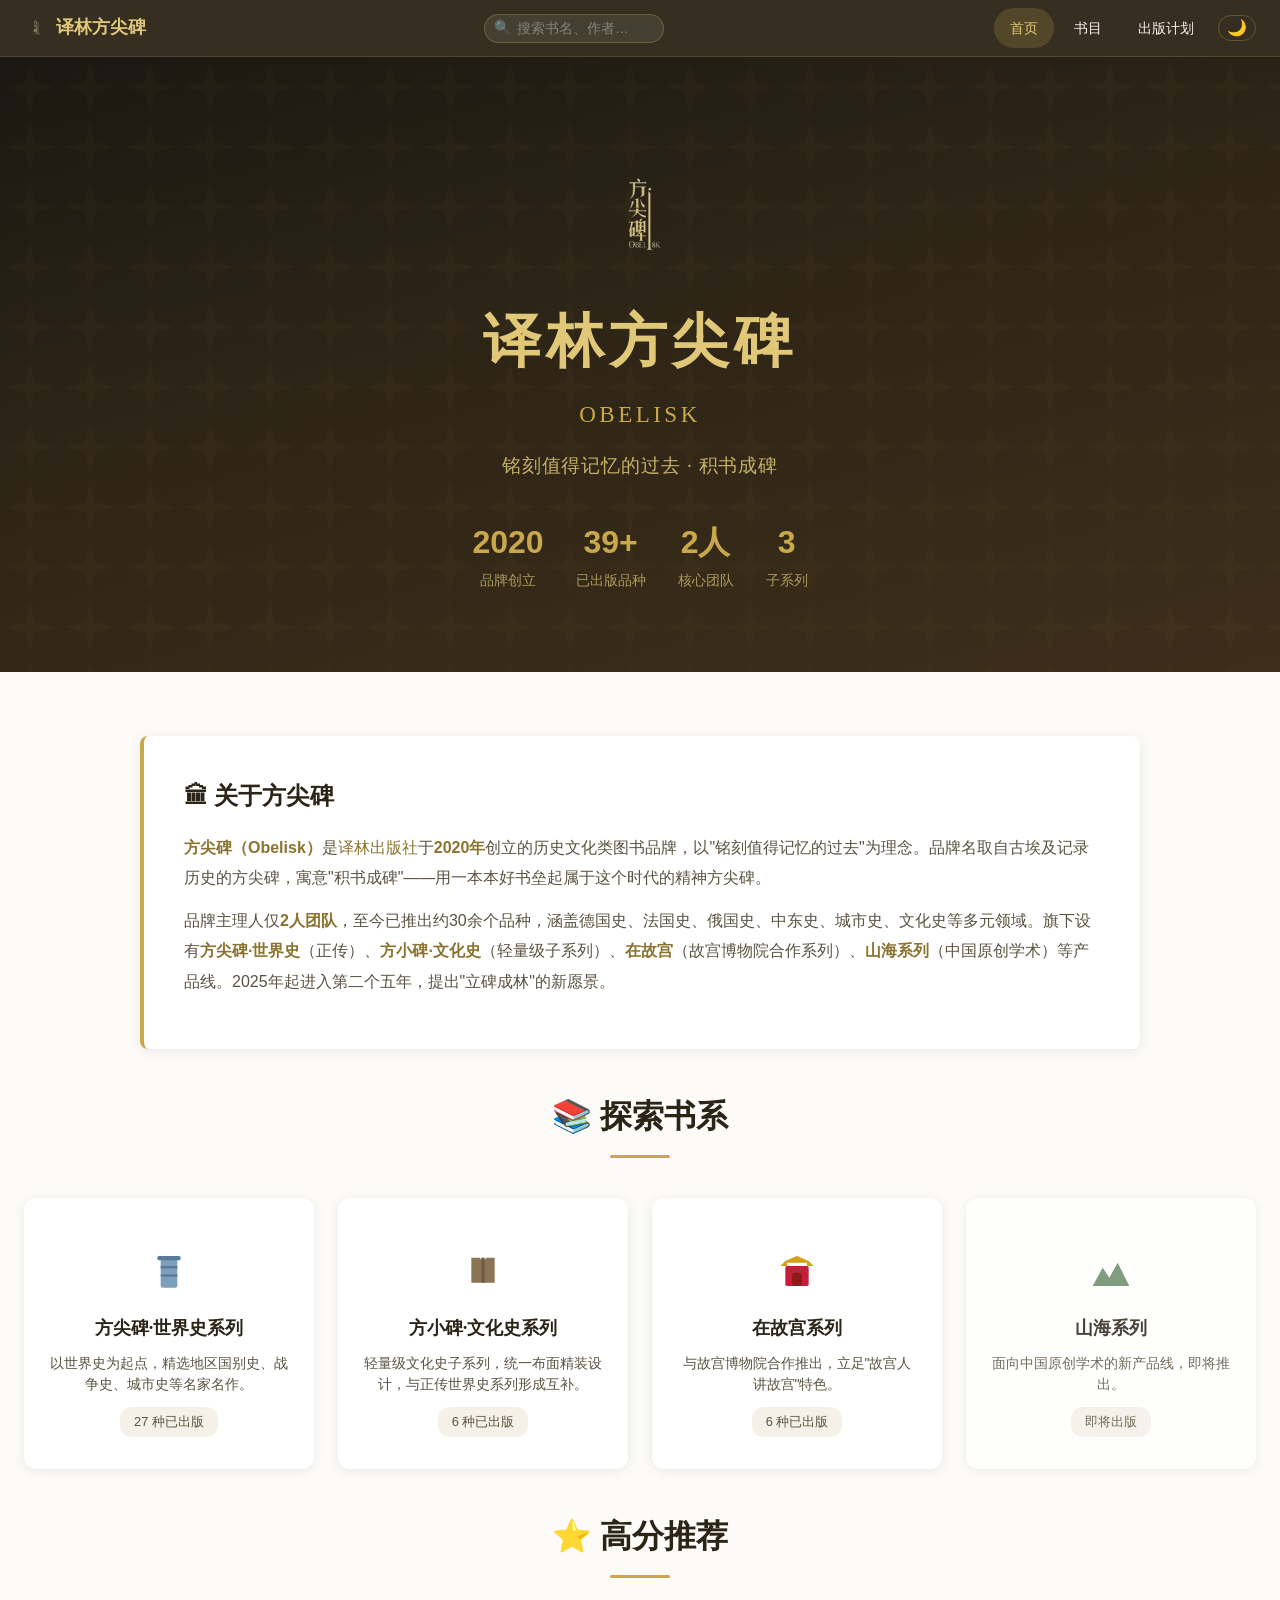
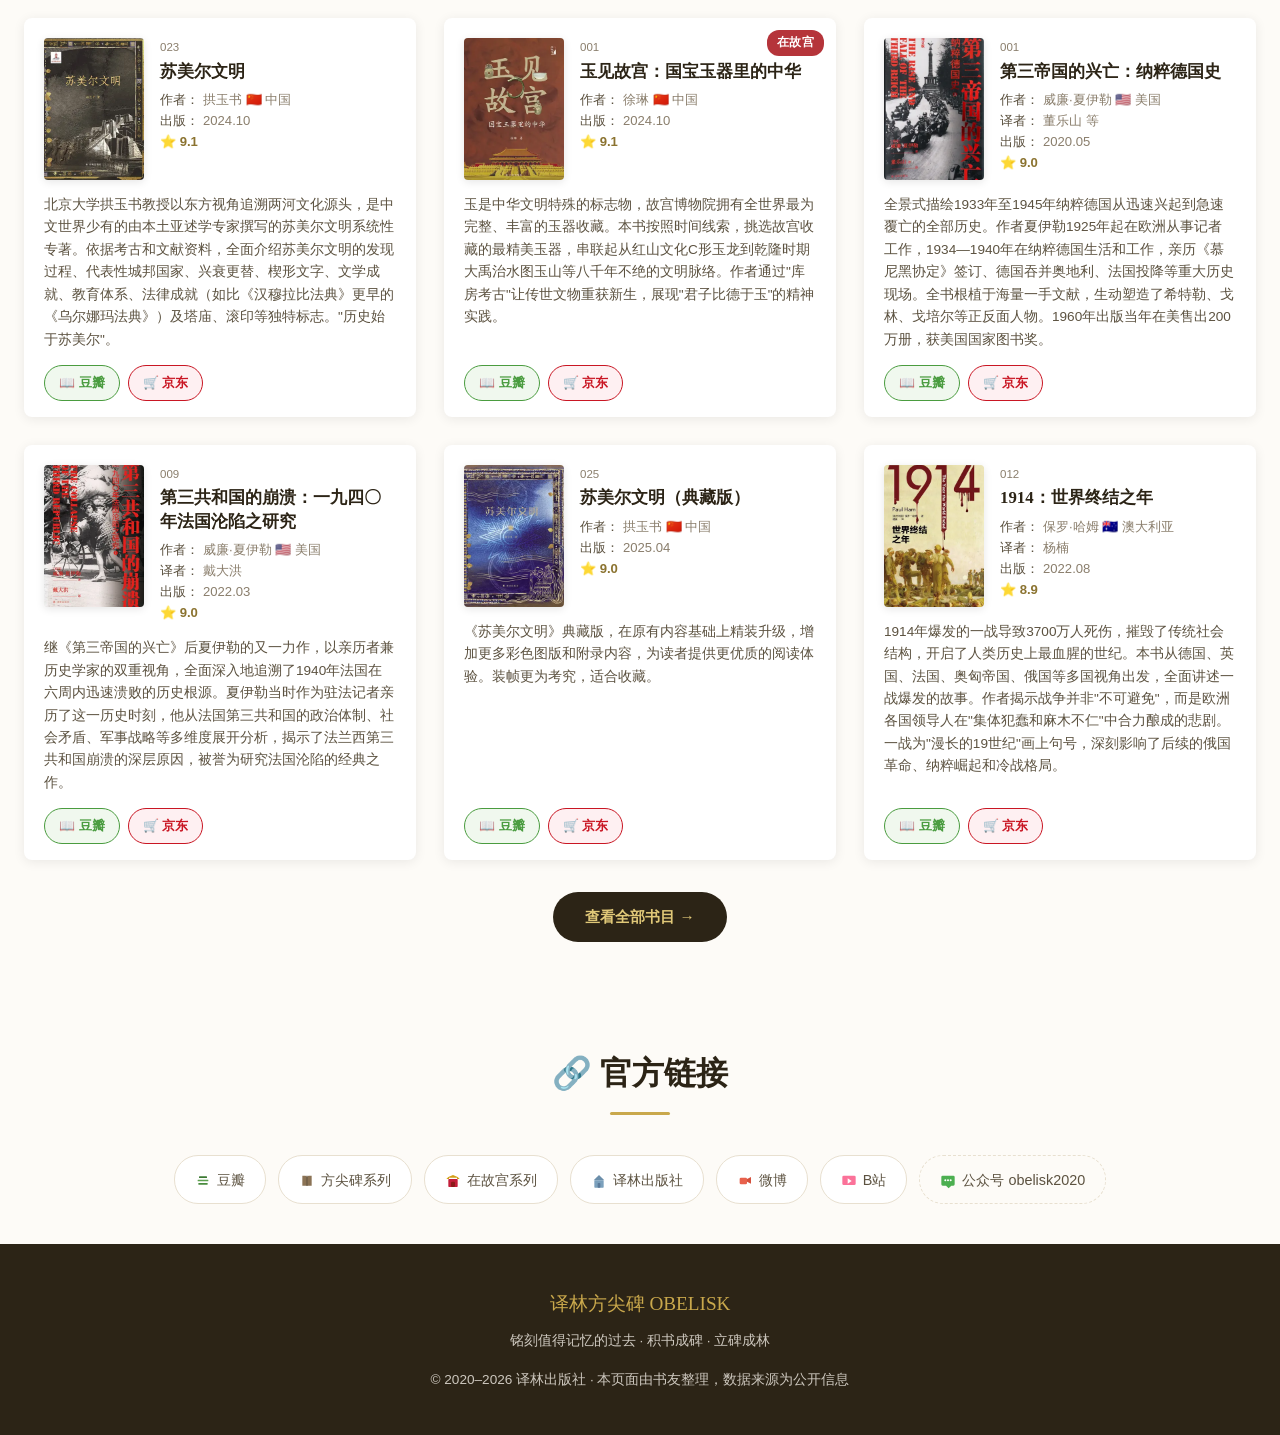
<file: index.html>
<!DOCTYPE html>
<html lang="zh-CN">
<head>
<meta charset="UTF-8">
<meta name="viewport" content="width=device-width, initial-scale=1.0">
<meta name="description" content="译林方尖碑（Obelisk）是译林出版社于2020年创立的历史文化类图书品牌，以『铭刻值得记忆的过去』为理念。">
<title>译林方尖碑 OBELISK — 铭刻值得记忆的过去</title>
<link rel="stylesheet" href="css/style.css">
</head>
<body>

<!-- ===== Top Navigation ===== -->
<nav class="site-nav">
  <div class="nav-inner">
    <a href="index.html" class="nav-brand"><img src="images/方尖碑LOGO.png" alt="方尖碑" class="logo-icon" width="24" height="24"> 译林方尖碑</a>
    <button class="nav-toggle" onclick="document.querySelector('.nav-links').classList.toggle('open')" aria-label="菜单">☰</button>
    <div class="nav-links">
      <a href="index.html" class="active">首页</a>
      <a href="catalog.html">书目</a>
      <a href="plans.html">出版计划</a>
    </div>
  </div>
</nav>

<!-- ===== Hero ===== -->
<header class="hero">
  <div class="hero-content">
    <img class="obelisk-icon" src="images/方尖碑LOGO.png" alt="方尖碑" width="120" height="120">
    <h1>译林方尖碑<span class="accent">OBELISK</span></h1>
    <p class="tagline">铭刻值得记忆的过去 · 积书成碑</p>
    <div class="stats" id="heroStats"></div>
  </div>
</header>

<!-- ===== Brand Intro ===== -->
<section class="section">
  <div class="brand-intro">
    <h2>🏛 关于方尖碑</h2>
    <p><span class="highlight">方尖碑（Obelisk）</span>是<a href="http://www.yilin.com/" target="_blank" rel="noopener">译林出版社</a>于<span class="highlight">2020年</span>创立的历史文化类图书品牌，以"铭刻值得记忆的过去"为理念。品牌名取自古埃及记录历史的方尖碑，寓意"积书成碑"——用一本本好书垒起属于这个时代的精神方尖碑。</p>
    <p>品牌主理人仅<span class="highlight">2人团队</span>，至今已推出约30余个品种，涵盖德国史、法国史、俄国史、中东史、城市史、文化史等多元领域。旗下设有<span class="highlight">方尖碑·世界史</span>（正传）、<span class="highlight">方小碑·文化史</span>（轻量级子系列）、<span class="highlight">在故宫</span>（故宫博物院合作系列）、<span class="highlight">山海系列</span>（中国原创学术）等产品线。2025年起进入第二个五年，提出"立碑成林"的新愿景。</p>
  </div>

  <!-- ===== Series Navigation ===== -->
  <h2 class="section-title">📚 探索书系</h2>
  <div class="section-divider"></div>
  <div class="series-nav-grid" id="seriesNav"></div>

  <!-- ===== Featured Books ===== -->
  <h2 class="section-title" style="margin-top:16px">⭐ 高分推荐</h2>
  <div class="section-divider"></div>
  <div class="book-grid" id="featuredGrid"></div>
  <div style="text-align:center;margin-top:32px">
    <a href="catalog.html" style="display:inline-flex;align-items:center;gap:6px;padding:12px 32px;background:var(--ink);color:var(--gold-light);border-radius:28px;font-weight:600;font-size:.95rem;transition:all .2s">查看全部书目 →</a>
  </div>
</section>

<!-- ===== Official Links ===== -->
<section class="section section-sm">
  <h2 class="section-title">🔗 官方链接</h2>
  <div class="section-divider"></div>
  <div class="links-row">
    <a href="https://www.douban.com/people/219745804/?_i=10161605SWu4Nq" target="_blank" rel="noopener" class="link-chip">
      <span class="icon"><svg viewBox="0 0 24 24" style="width:1em;height:1em;vertical-align:middle"><rect x="5" y="15" width="14" height="2.5" rx="0.5" fill="#4A8C3F"/><rect x="4" y="10" width="16" height="2.5" rx="0.5" fill="#5DA04F"/><rect x="6" y="5" width="12" height="2.5" rx="0.5" fill="#3D7A33"/></svg></span> 豆瓣
    </a>
    <a href="https://book.douban.com/series/54733" target="_blank" rel="noopener" class="link-chip">
      <span class="icon"><svg viewBox="0 0 24 24" style="width:1em;height:1em;vertical-align:middle"><path d="M5 4h5l2 2.5L14 4h5v15H5V4z" fill="#8B7355"/><path d="M12 4v15" stroke="#6B5B45" stroke-width="2"/></svg></span> 方尖碑系列
    </a>
    <a href="https://book.douban.com/series/74426" target="_blank" rel="noopener" class="link-chip">
      <span class="icon"><svg viewBox="0 0 24 24" style="width:1em;height:1em;vertical-align:middle"><path d="M2 9L5 6L12 3L19 6L22 9H18V7H6v2H2z" fill="#D4A017"/><rect x="5" y="9" width="14" height="12" rx="1" fill="#C41E3A"/><rect x="9" y="13" width="6" height="8" rx="2" fill="#8B1A1A"/></svg></span> 在故宫系列
    </a>
    <a href="http://www.yilin.com/" target="_blank" rel="noopener" class="link-chip">
      <span class="icon"><svg viewBox="0 0 24 24" style="width:1em;height:1em;vertical-align:middle"><path d="M4 11L12 3l8 8H4z" fill="#6B8EAA"/><rect x="5" y="11" width="14" height="11" rx="1" fill="#7BA0BC"/><rect x="10" y="15" width="4" height="7" rx="1" fill="#5B7A9A"/></svg></span> 译林出版社
    </a>
    <a href="https://weibo.com/u/6437975644?is_all=1" target="_blank" rel="noopener" class="link-chip">
      <span class="icon"><svg viewBox="0 0 24 24" style="width:1em;height:1em;vertical-align:middle"><rect x="4" y="7" width="11" height="10" rx="2" fill="#E8614C"/><path d="M15 9l6-3v10l-6-3V9z" fill="#D4503C"/></svg></span> 微博
    </a>
    <a href="https://space.bilibili.com/627652843?spm_id_from=333.337.search-card.all.click" target="_blank" rel="noopener" class="link-chip">
      <span class="icon"><svg viewBox="0 0 24 24" style="width:1em;height:1em;vertical-align:middle"><rect x="2" y="4" width="20" height="14" rx="2" fill="#FB7299"/><path d="M10 8l6 4-6 4V8z" fill="#fff"/></svg></span> B站
    </a>
    <span class="link-chip link-chip-text">
      <span class="icon"><svg viewBox="0 0 24 24" style="width:1em;height:1em;vertical-align:middle"><path d="M4 4h16a2 2 0 012 2v11a2 2 0 01-2 2h-3l-4 4-4-4H4a2 2 0 01-2-2V6a2 2 0 012-2z" fill="#4CAF50"/><circle cx="8" cy="11" r="1.5" fill="#fff"/><circle cx="12" cy="11" r="1.5" fill="#fff"/><circle cx="16" cy="11" r="1.5" fill="#fff"/></svg></span> 公众号 obelisk2020
    </span>
  </div>
</section>

<!-- ===== Footer ===== -->
<footer class="site-footer">
  <p class="brand">译林方尖碑 OBELISK</p>
  <p>铭刻值得记忆的过去 · 积书成碑 · 立碑成林</p>
  <p style="margin-top:16px">© 2020–2026 译林出版社 · 本页面由书友整理，数据来源为公开信息</p>
</footer>

<script src="js/data.js">
</script>
<script src="js/utils.js">
</script>
<script>
  // Hero stats
  const seriesCounts = getSeriesCounts();
  const totalPublished = books.length;

  document.getElementById('heroStats').innerHTML = `
    <div class="stat"><div class="stat-num">2020</div><div class="stat-label">品牌创立</div></div>
    <div class="stat"><div class="stat-num">${totalPublished}+</div><div class="stat-label">已出版品种</div></div>
    <div class="stat"><div class="stat-num">2人</div><div class="stat-label">核心团队</div></div>
    <div class="stat"><div class="stat-num">${Object.keys(seriesCounts).length}</div><div class="stat-label">子系列</div></div>
  `;

  // Series nav cards
  const seriesOrder = ['世界史', '方小碑', '在故宫'];
  let navHtml = '';
  seriesOrder.forEach(s => {
    const info = getSeriesInfo(s);
    const count = seriesCounts[s] || 0;
    navHtml += `
      <a href="catalog.html?series=${encodeURIComponent(s)}" class="series-nav-card">
        <span class="icon">${info.icon}</span>
        <h3>${info.name}</h3>
        <p>${info.desc}</p>
        <span class="count">${count} 种已出版</span>
      </a>
    `;
  });
  // Add 山海 as upcoming
  navHtml += `
    <a href="plans.html#山海" class="series-nav-card" style="opacity:0.85">
      <span class="icon"><svg viewBox="0 0 24 24" style="width:1em;height:1em;vertical-align:middle"><path d="M1 21l6-11 4 6 5-9 7 14H1z" fill="#6B8E6B"/></svg></span>
      <h3>山海系列</h3>
      <p>面向中国原创学术的新产品线，即将推出。</p>
      <span class="count">即将出版</span>
    </a>
  `;
  document.getElementById('seriesNav').innerHTML = navHtml;

  // Featured books (rating >= 8.5, top 6)
  const featured = [...books]
    .filter(b => b.rating !== '—' && parseFloat(b.rating) >= 8.5)
    .sort((a, b) => parseFloat(b.rating) - parseFloat(a.rating))
    .slice(0, 6);

  document.getElementById('featuredGrid').innerHTML = featured.map(b => renderBookCard(b)).join('');
initNavSearch();
initThemeToggle();
</script>

</body>
</html>
</file>
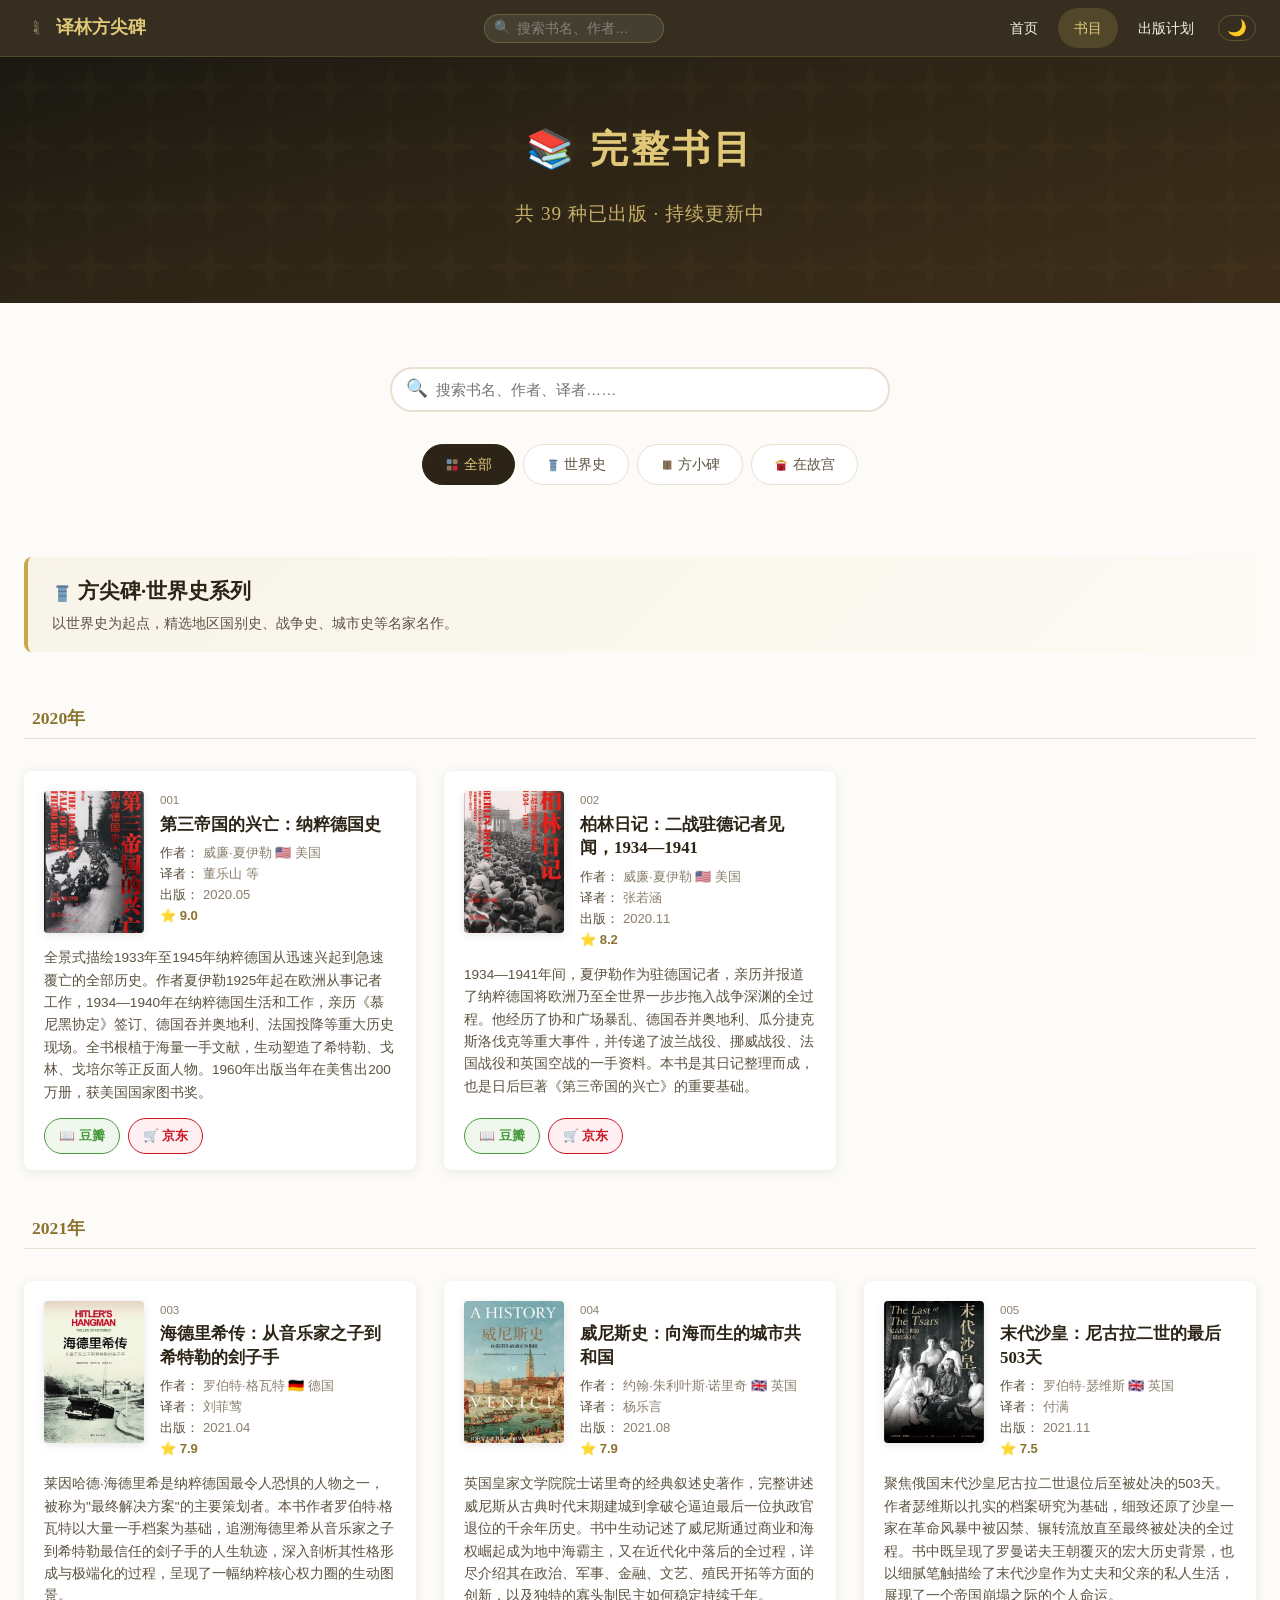
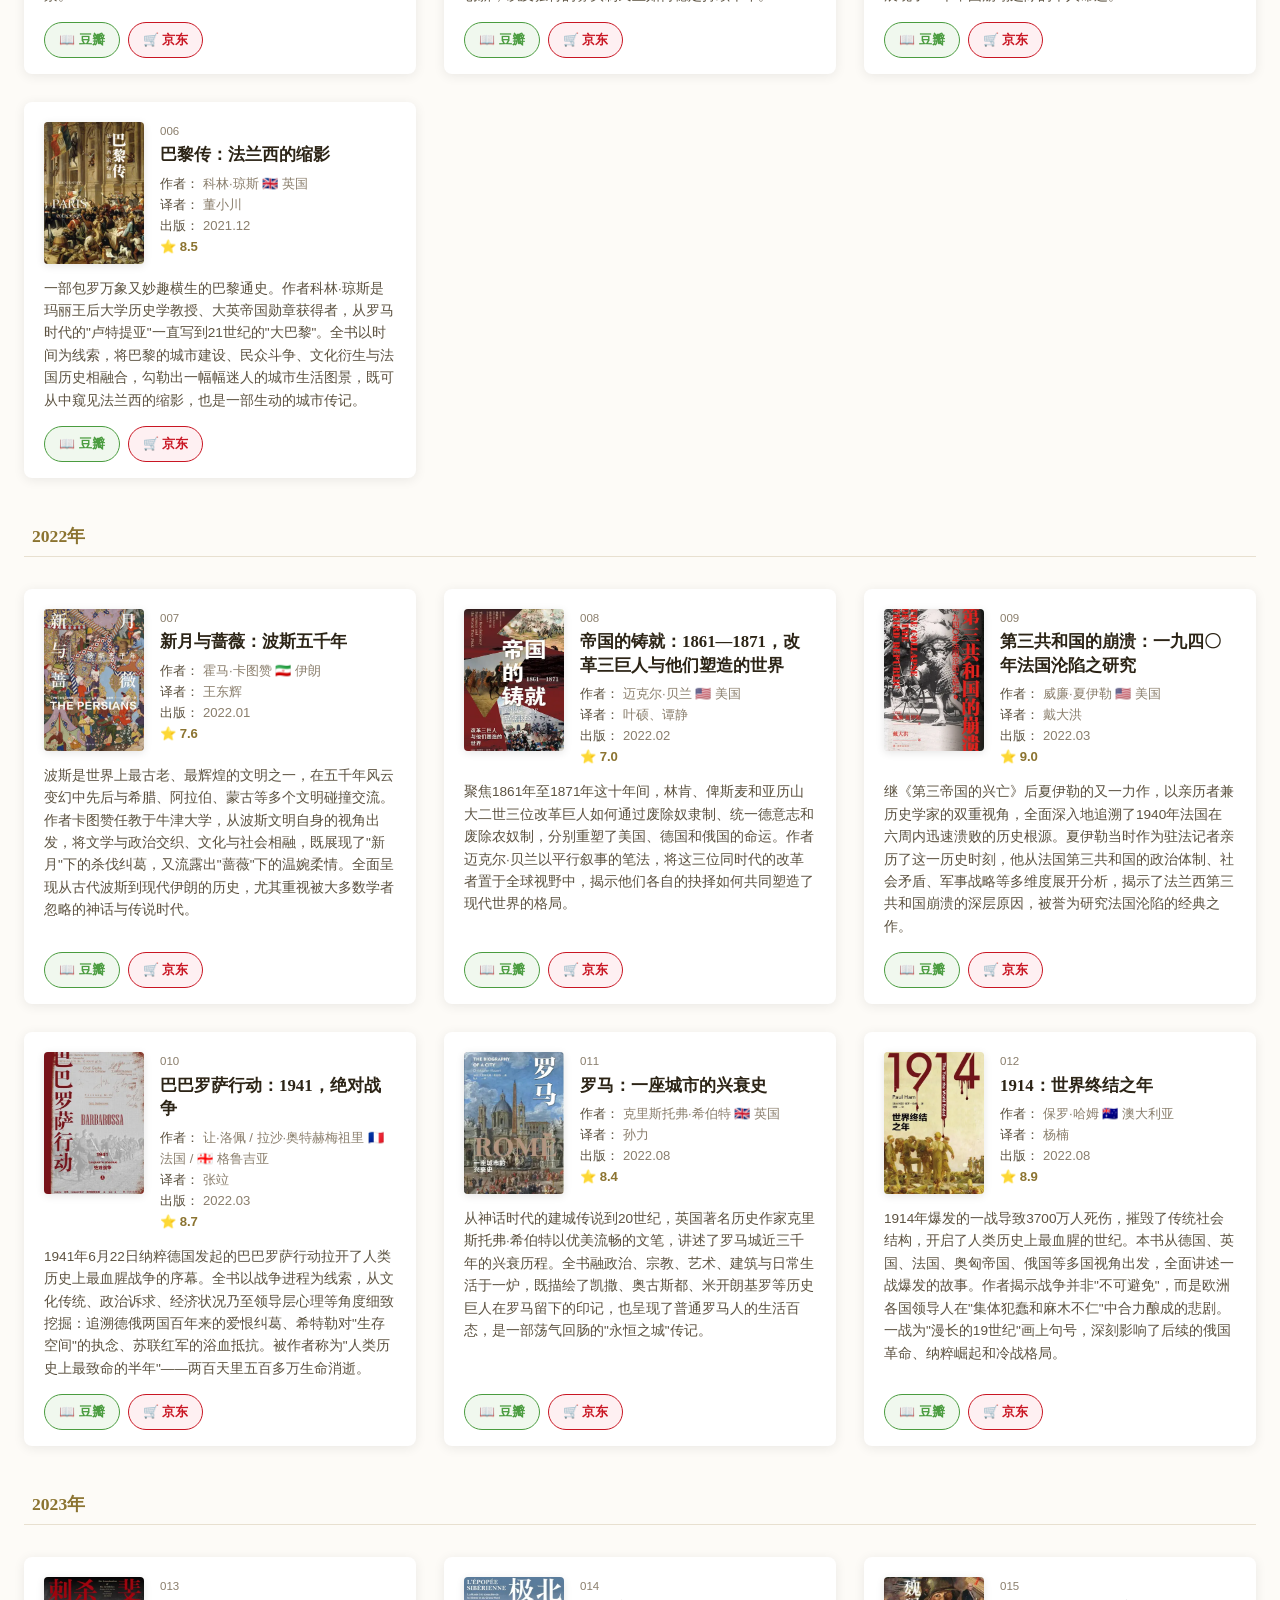
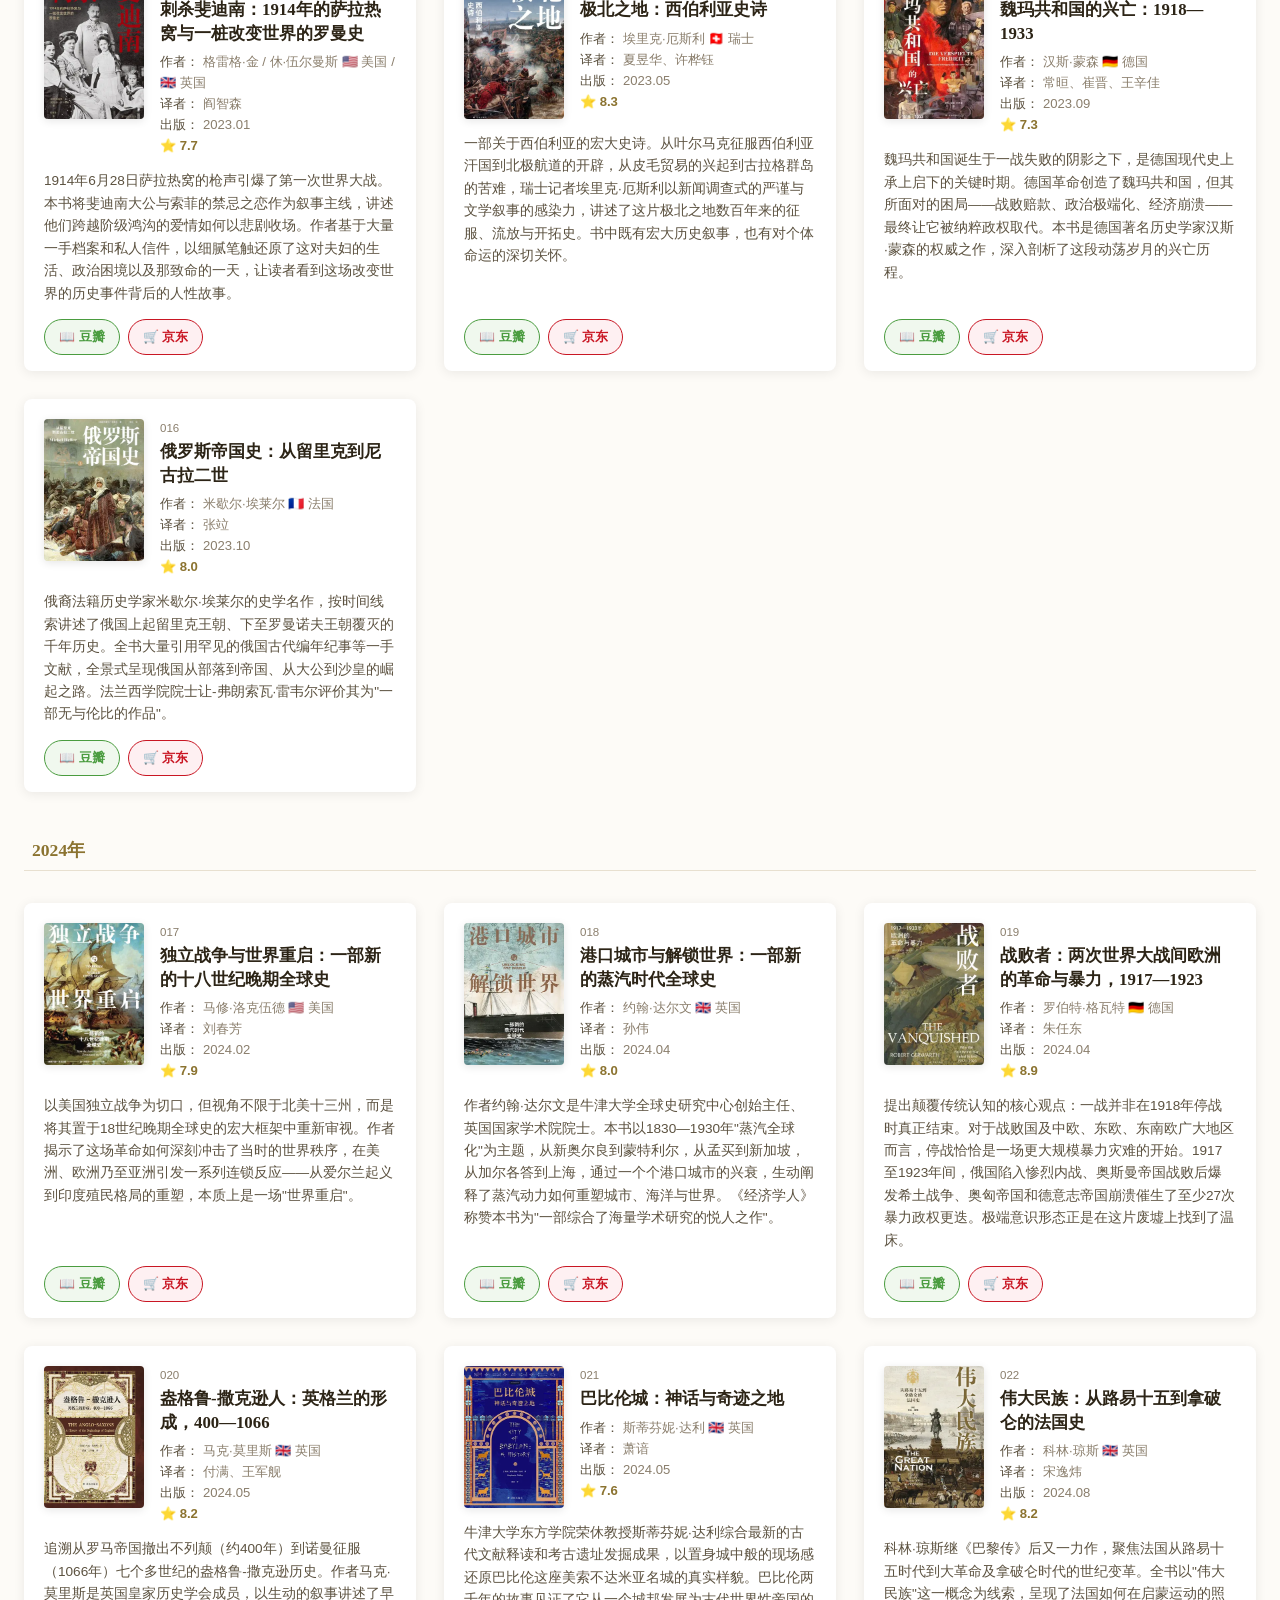
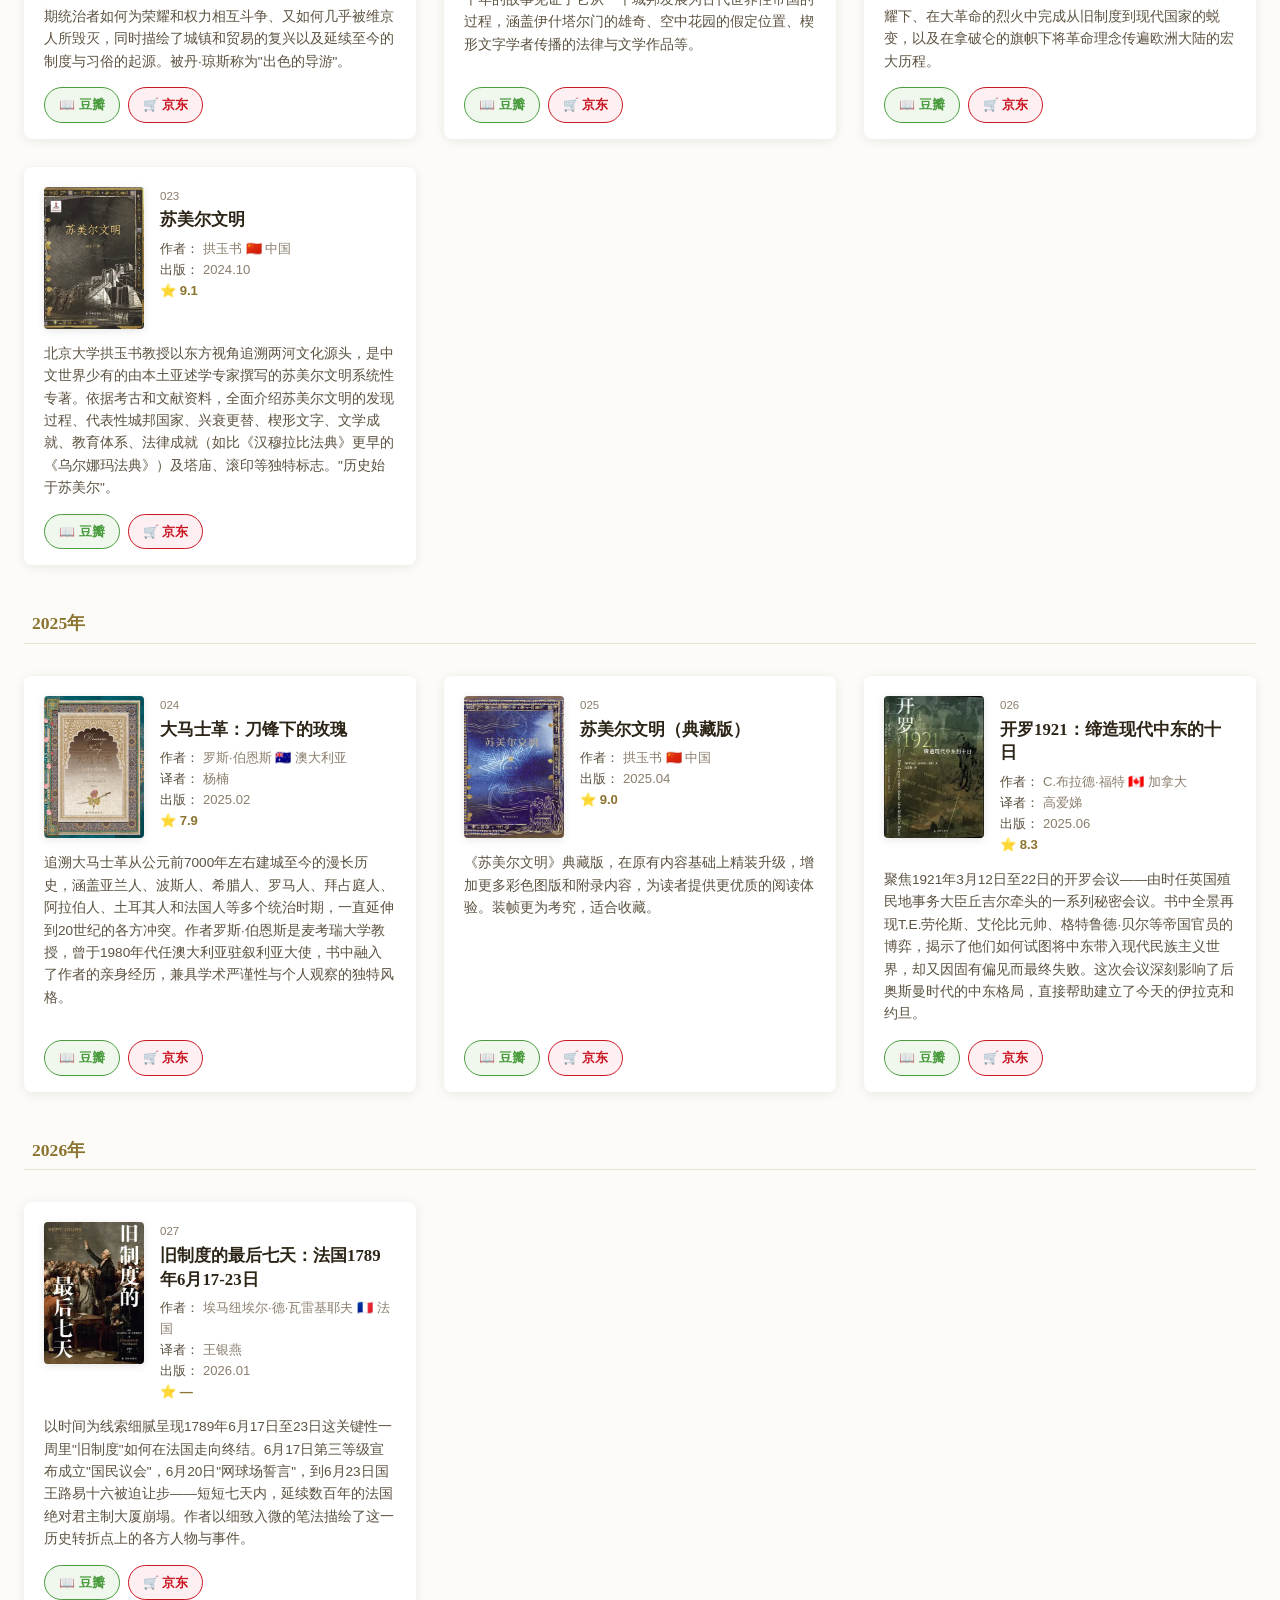
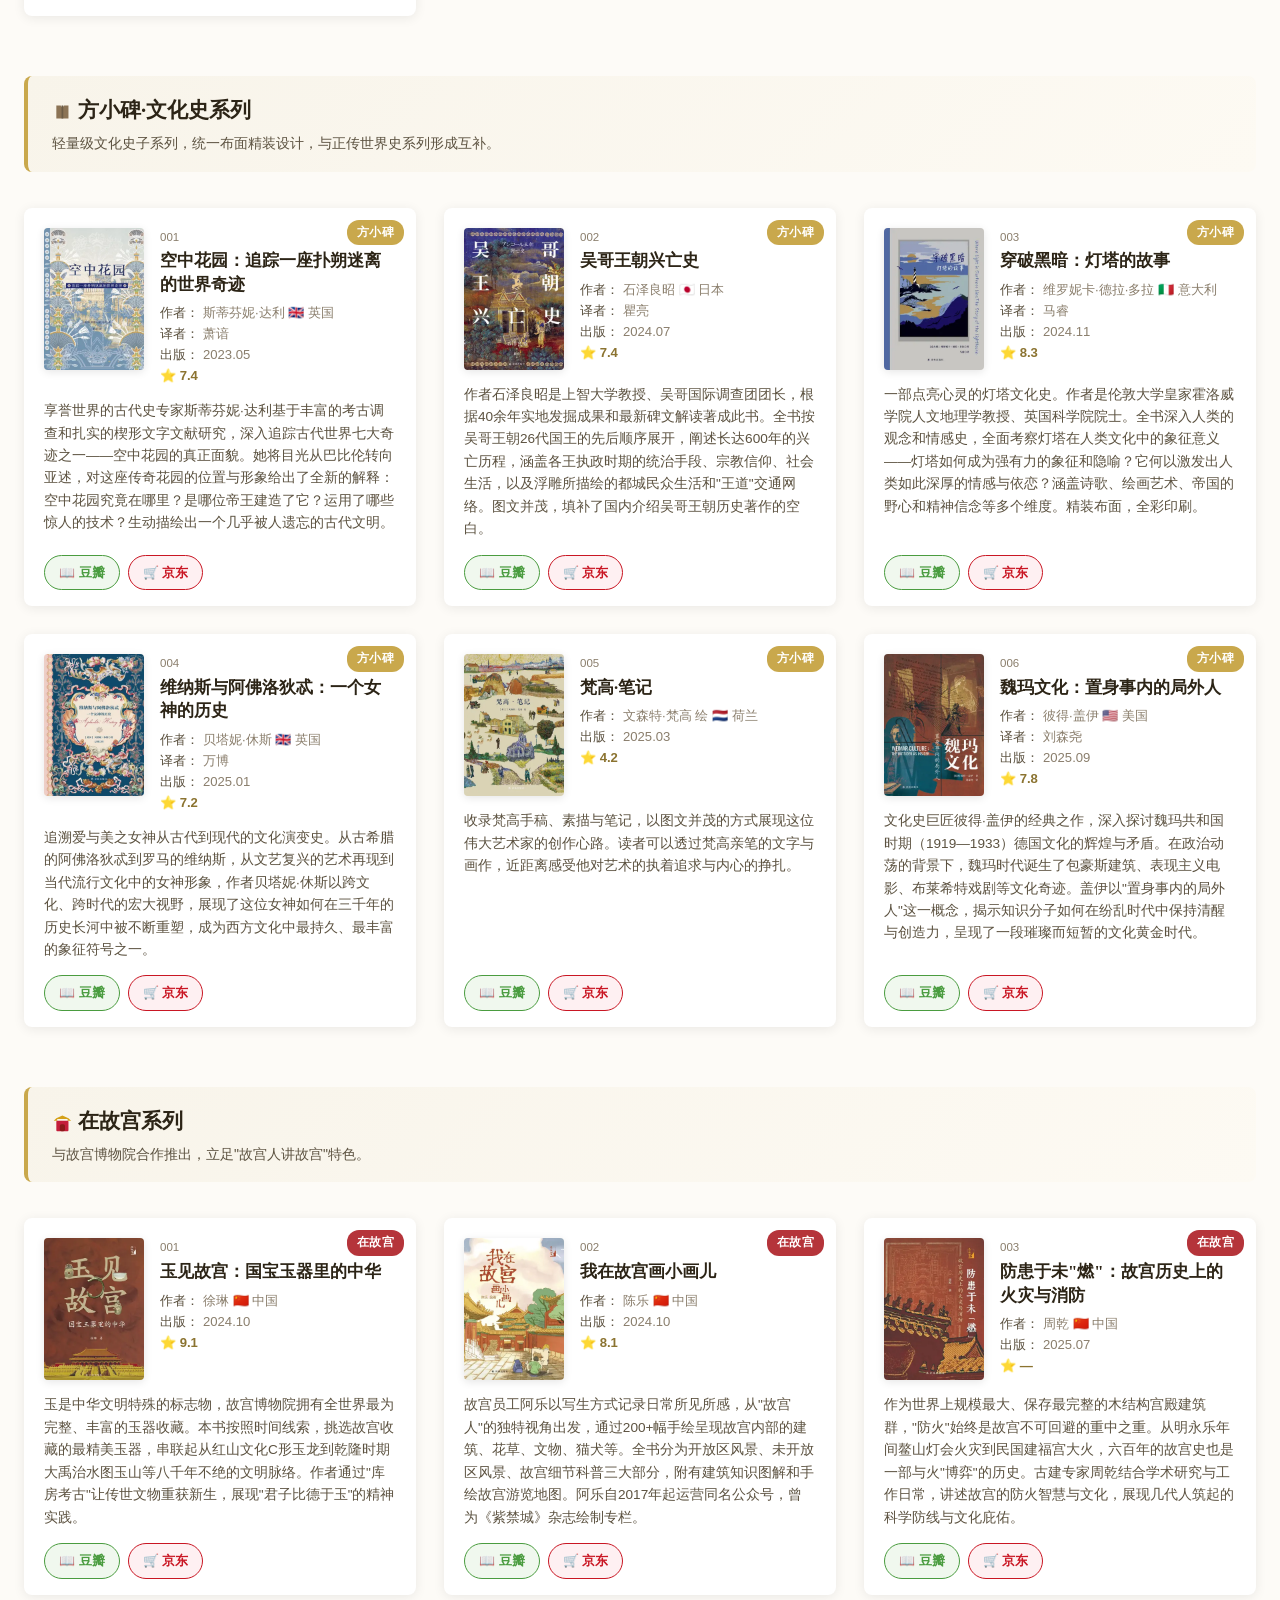
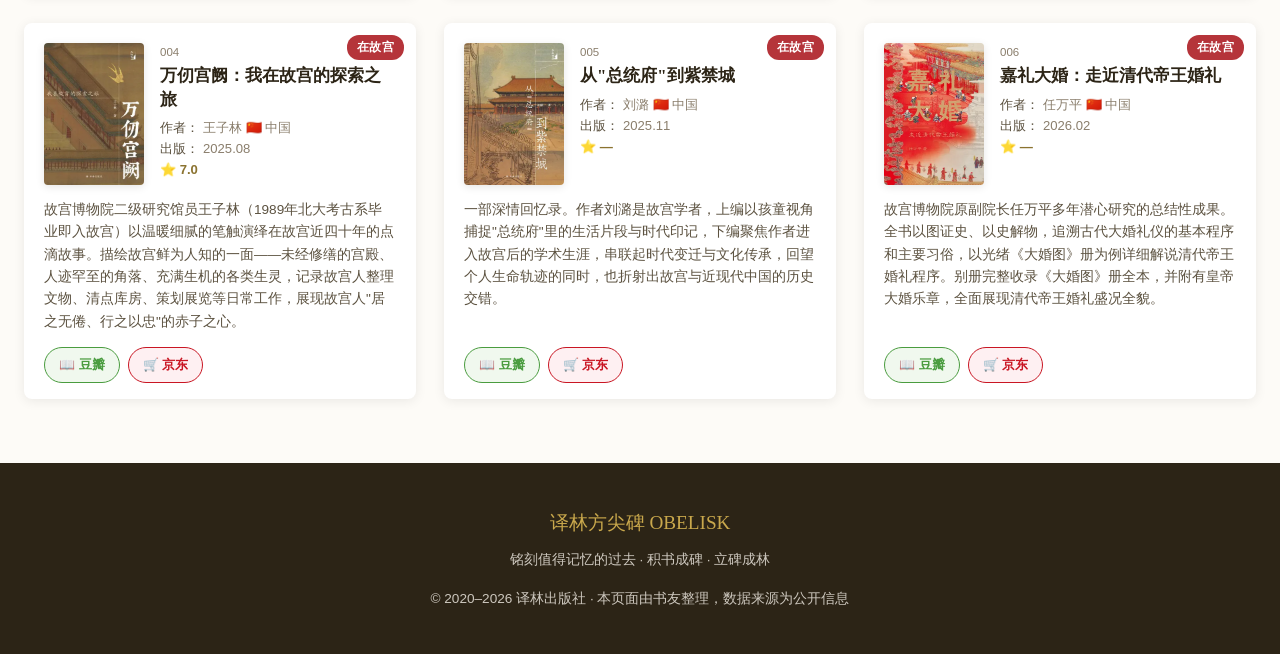
<file: catalog.html>
<!DOCTYPE html>
<html lang="zh-CN">
<head>
<meta charset="UTF-8">
<meta name="viewport" content="width=device-width, initial-scale=1.0">
<meta name="description" content="译林方尖碑完整书目 — 涵盖世界史、方小碑·文化史、在故宫系列全部已出版书籍。">
<title>书目总览 — 译林方尖碑 OBELISK</title>
<link rel="preload" as="image" href="images/方尖碑LOGO.png">
<link rel="stylesheet" href="css/style.css">
</head>
<body>

<!-- ===== Top Navigation ===== -->
<nav class="site-nav">
  <div class="nav-inner">
    <a href="index.html" class="nav-brand"><img src="images/方尖碑LOGO.png" alt="方尖碑" class="logo-icon"> 译林方尖碑</a>
    <button class="nav-toggle" onclick="document.querySelector('.nav-links').classList.toggle('open')" aria-label="菜单">☰</button>
    <div class="nav-links">
      <a href="index.html">首页</a>
      <a href="catalog.html" class="active">书目</a>
      <a href="plans.html">出版计划</a>
    </div>
  </div>
</nav>

<!-- ===== Header ===== -->
<header class="hero" style="padding:60px 24px 48px">
  <div class="hero-content">
    <h1 style="font-size:clamp(1.6rem,3vw,2.4rem)">📚 完整书目</h1>
    <p class="tagline">共 <span id="totalCount"></span> 种已出版 · 持续更新中</p>
  </div>
</header>

<!-- ===== Search & Filter ===== -->
<section class="section">
  <div class="search-box">
    <span class="search-icon">🔍</span>
    <input type="text" id="searchInput" placeholder="搜索书名、作者、译者……" oninput="applyFilters()">
  </div>

  <div class="filter-bar" id="filterBar">
    <button class="filter-btn active" data-filter="all"><svg viewBox="0 0 24 24" style="width:1em;height:1em;vertical-align:middle"><rect x="3" y="2" width="8" height="8" rx="1.5" fill="#6B8EAA"/><rect x="13" y="2" width="8" height="8" rx="1.5" fill="#8B7355"/><rect x="3" y="13" width="8" height="8" rx="1.5" fill="#8B7355"/><rect x="13" y="13" width="8" height="8" rx="1.5" fill="#C41E3A"/></svg> 全部</button>
    <button class="filter-btn" data-filter="世界史"><svg viewBox="0 0 24 24" style="width:1em;height:1em;vertical-align:middle"><rect x="7" y="3" width="10" height="19" rx="1.5" fill="#7BA0BC"/><rect x="5" y="3" width="14" height="2.5" rx="1" fill="#5B7A9A"/><rect x="7" y="9" width="10" height="1.5" rx="0.5" fill="#5B7A9A"/><rect x="7" y="14" width="10" height="1.5" rx="0.5" fill="#5B7A9A"/></svg> 世界史</button>
    <button class="filter-btn" data-filter="方小碑"><svg viewBox="0 0 24 24" style="width:1em;height:1em;vertical-align:middle"><path d="M5 4h5l2 2.5L14 4h5v15H5V4z" fill="#8B7355"/><path d="M12 4v15" stroke="#6B5B45" stroke-width="2"/></svg> 方小碑</button>
    <button class="filter-btn" data-filter="在故宫"><svg viewBox="0 0 24 24" style="width:1em;height:1em;vertical-align:middle"><path d="M2 9L5 6L12 3L19 6L22 9H18V7H6v2H2z" fill="#D4A017"/><rect x="5" y="9" width="14" height="12" rx="1" fill="#C41E3A"/><rect x="9" y="13" width="6" height="8" rx="2" fill="#8B1A1A"/></svg> 在故宫</button>
  </div>

  <!-- ===== Book Grid ===== -->
  <div class="book-grid" id="bookGrid"></div>
</section>

<!-- ===== Footer ===== -->
<footer class="site-footer">
  <p class="brand">译林方尖碑 OBELISK</p>
  <p>铭刻值得记忆的过去 · 积书成碑 · 立碑成林</p>
  <p style="margin-top:16px">© 2020–2026 译林出版社 · 本页面由书友整理，数据来源为公开信息</p>
</footer>

<script src="js/data.js">
</script>
<script src="js/utils.js">
</script>
<script>
  const grid = document.getElementById('bookGrid');
  const searchInput = document.getElementById('searchInput');
  let activeFilter = 'all';

  // Check URL for series param
  const urlSeries = getUrlParam('series');
  if (urlSeries) {
    activeFilter = urlSeries;
    // Update filter button state
    document.querySelectorAll('.filter-btn').forEach(btn => {
      btn.classList.remove('active');
      if (btn.dataset.filter === urlSeries) btn.classList.add('active');
    });
  }

  document.getElementById('totalCount').textContent = books.length;

  // Filter buttons
  document.querySelectorAll('.filter-btn').forEach(btn => {
    btn.addEventListener('click', function() {
      document.querySelectorAll('.filter-btn').forEach(b => b.classList.remove('active'));
      this.classList.add('active');
      activeFilter = this.dataset.filter;
      applyFilters();
    });
  });

  function applyFilters() {
    const query = searchInput.value.toLowerCase();
    let filtered = books;

    if (activeFilter !== 'all') {
      filtered = filtered.filter(b => b.series === activeFilter);
    }
    if (query) {
      filtered = filtered.filter(b =>
        b.title.toLowerCase().includes(query) ||
        b.author.toLowerCase().includes(query) ||
        b.translator.toLowerCase().includes(query) ||
        b.pubDate.includes(query)
      );
    }

    renderCatalog(filtered);
  }

  function renderCatalog(filteredBooks) {
    if (filteredBooks.length === 0) {
      grid.innerHTML = `
        <div class="no-results">
          <div class="icon">📭</div>
          <h3>没有找到匹配的书籍</h3>
          <p>试试调整搜索词或筛选条件</p>
        </div>
      `;
      return;
    }

    // Sort books: by series group, then by id
    const sorted = [...filteredBooks].sort((a, b) => {
      const seriesOrder = { '世界史': 0, '方小碑': 1, '在故宫': 2 };
      const sa = seriesOrder[a.series] ?? 3;
      const sb = seriesOrder[b.series] ?? 3;
      if (sa !== sb) return sa - sb;
      return a.id.localeCompare(b.id);
    });

    let html = '';
    let lastSeries = '';
    let lastYear = '';

    sorted.forEach(b => {
      // Series header
      if (b.series !== lastSeries) {
        lastSeries = b.series;
        lastYear = '';
        const info = getSeriesInfo(b.series);
        html += `
          <div class="subseries-header">
            <h3>${info.icon} ${info.name}</h3>
            <p>${info.desc}</p>
          </div>
        `;
      }

      // Year divider (only for 世界史)
      if (b.series === '世界史' && b.year !== lastYear) {
        lastYear = b.year;
        html += `<div class="year-divider">${b.year}年</div>`;
      }

      html += renderBookCard(b);
    });

    grid.innerHTML = html;
  }

  // Initial render
  applyFilters();
initNavSearch();
initThemeToggle();
</script>

</body>
</html>
</file>
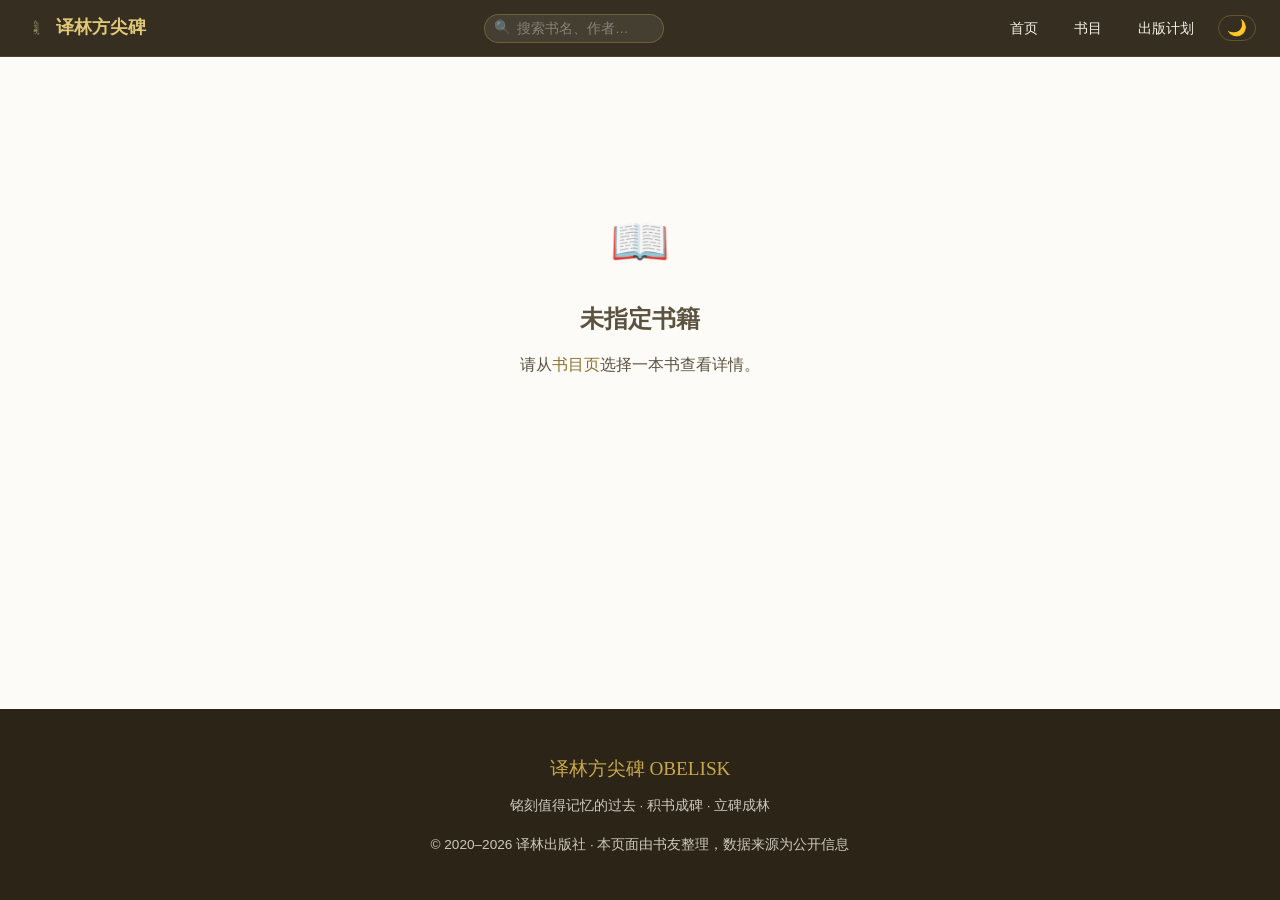
<file: detail.html>
<!DOCTYPE html>
<html lang="zh-CN">
<head>
<meta charset="UTF-8">
<meta name="viewport" content="width=device-width, initial-scale=1.0">
<meta name="description" content="译林方尖碑书籍详情">
<title>书籍详情 — 译林方尖碑 OBELISK</title>
<link rel="preload" as="image" href="images/方尖碑LOGO.png">
<link rel="stylesheet" href="css/style.css">
</head>
<body>

<!-- ===== Top Navigation ===== -->
<nav class="site-nav">
  <div class="nav-inner">
    <a href="index.html" class="nav-brand"><img src="images/方尖碑LOGO.png" alt="方尖碑" class="logo-icon"> 译林方尖碑</a>
    <button class="nav-toggle" onclick="document.querySelector('.nav-links').classList.toggle('open')" aria-label="菜单">☰</button>
    <div class="nav-links">
      <a href="index.html">首页</a>
      <a href="catalog.html">书目</a>
      <a href="plans.html">出版计划</a>
    </div>
  </div>
</nav>

<!-- ===== Detail Content ===== -->
<main class="detail-page section" id="detailContent">
  <!-- Rendered by JS -->
</main>

<!-- ===== Footer ===== -->
<footer class="site-footer">
  <p class="brand">译林方尖碑 OBELISK</p>
  <p>铭刻值得记忆的过去 · 积书成碑 · 立碑成林</p>
  <p style="margin-top:16px">© 2020–2026 译林出版社 · 本页面由书友整理，数据来源为公开信息</p>
</footer>

<script src="js/data.js">
</script>
<script src="js/utils.js">
</script>
<script>
  const container = document.getElementById('detailContent');
  const bookId = getUrlParam('id');

  if (!bookId) {
    container.innerHTML = `
      <div class="error-state">
        <div class="icon">📖</div>
        <h2>未指定书籍</h2>
        <p>请从<a href="catalog.html">书目页</a>选择一本书查看详情。</p>
      </div>
    `;
  } else {
    const book = getBookById(bookId);

    if (!book) {
      container.innerHTML = `
        <div class="error-state">
          <div class="icon">🔍</div>
          <h2>未找到书籍</h2>
          <p>未找到编号为 "${bookId}" 的书籍。请检查链接是否正确，或返回<a href="catalog.html">书目页</a>浏览。</p>
        </div>
      `;
    } else {
      renderDetail(book);
    }
  }

  function renderDetail(book) {
    document.title = `${book.title} — 译林方尖碑 OBELISK`;
    document.querySelector('meta[name="description"]').content = `${book.title}，${book.author}著，${book.desc.substring(0, 120)}...`;

    const coverSrc = book.coverImage
      ? `images/${book.coverImage}`
      : null;

    const seriesInfo = getSeriesInfo(book.series);
    const translatorHtml = book.translator && book.translator !== '—'
      ? `<div class="meta-item"><span class="meta-label">译者</span><span class="meta-value">${book.translator}</span></div>`
      : '';

    const ratingDisplay = book.rating === '—'
      ? '<span style="color:var(--ink-lighter)">暂无评分</span>'
      : `⭐ <strong>${book.rating}</strong> / 10`;

    const seriesLink = `<a href="catalog.html?series=${encodeURIComponent(book.series)}">${seriesInfo.name}</a>`;

    // Related books
    const related = getRelatedBooks(book, 4);

    container.innerHTML = `
      <a href="catalog.html" class="detail-back">← 返回书目总览</a>

      <div class="detail-main">
        <div class="detail-cover">
          ${coverSrc
            ? `<img src="${coverSrc}" alt="${book.title}" onerror="this.parentElement.innerHTML='<div class=\\'no-cover\\'>${book.title}</div>'">`
            : `<div class="no-cover">${book.title}</div>`
          }
        </div>

        <div class="detail-info">
          <h1>${book.title}</h1>
          <p class="subtitle">${seriesInfo.icon} ${seriesLink} · 编号 ${book.id.replace(/[^0-9]/g, '')} · ${book.pubDate}</p>

          <div class="detail-meta">
            <div class="meta-item">
              <span class="meta-label">作者</span>
              <span class="meta-value">${book.author} ${book.nationality}</span>
            </div>
            ${translatorHtml}
            <div class="meta-item">
              <span class="meta-label">出版时间</span>
              <span class="meta-value">${book.pubDate}</span>
            </div>
            <div class="meta-item">
              <span class="meta-label">豆瓣评分</span>
              <span class="meta-value">${ratingDisplay}</span>
            </div>
            <div class="meta-item">
              <span class="meta-label">所属系列</span>
              <span class="meta-value">${seriesInfo.icon} ${seriesInfo.name}</span>
            </div>
            <div class="meta-item">
              <span class="meta-label">出版社</span>
              <span class="meta-value">译林出版社</span>
            </div>
          </div>

          <div class="detail-desc">
            <h3 style="font-family:var(--serif);margin-bottom:12px;font-size:1.1rem">📖 内容简介</h3>
            <p>${book.desc}</p>
          </div>

          <div class="detail-actions">
            <a href="${getDoubanUrl(book)}" target="_blank" rel="noopener" class="btn btn-douban">📖 在豆瓣查看</a>
            <a href="${getJDUrl(book)}" target="_blank" rel="noopener" class="btn btn-jd">🛒 在京东搜索</a>
          </div>
        </div>
      </div>

      ${related.length > 0 ? `
      <div class="related-books">
        <h3>📚 您可能也会喜欢</h3>
        <div class="related-grid">
          ${related.map(r => {
            const rCoverSrc = r.coverImage ? `images/${r.coverImage}` : null;
            return `
              <a href="detail.html?id=${encodeURIComponent(r.id)}" class="related-card">
                <div class="mini-cover">
                  ${rCoverSrc ? `<img src="${rCoverSrc}" alt="${r.title}" loading="lazy">` : ''}
                </div>
                <h4>${r.title}</h4>
                <div class="meta">${r.author} · ⭐${r.rating}</div>
              </a>
            `;
          }).join('')}
        </div>
      </div>
      ` : ''}
    `;
  }
initNavSearch();
initThemeToggle();
</script>

</body>
</html>
</file>
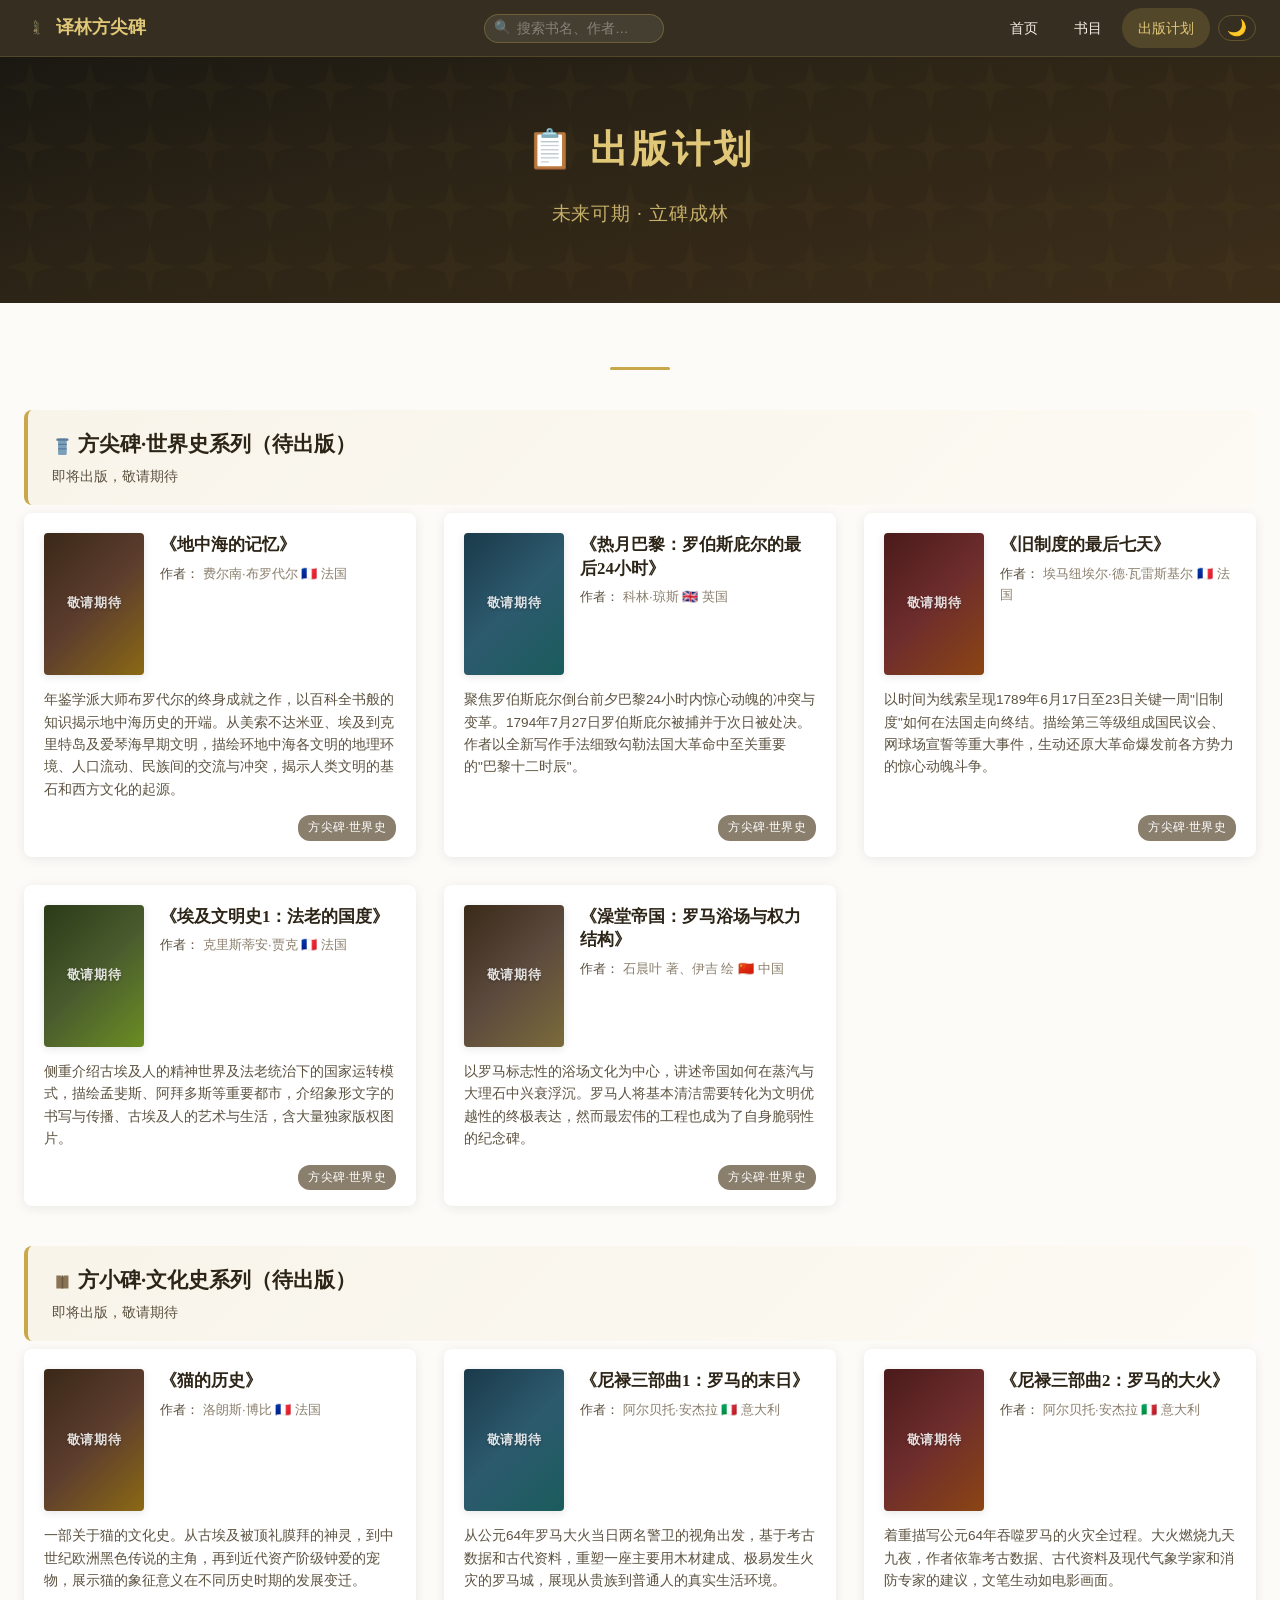
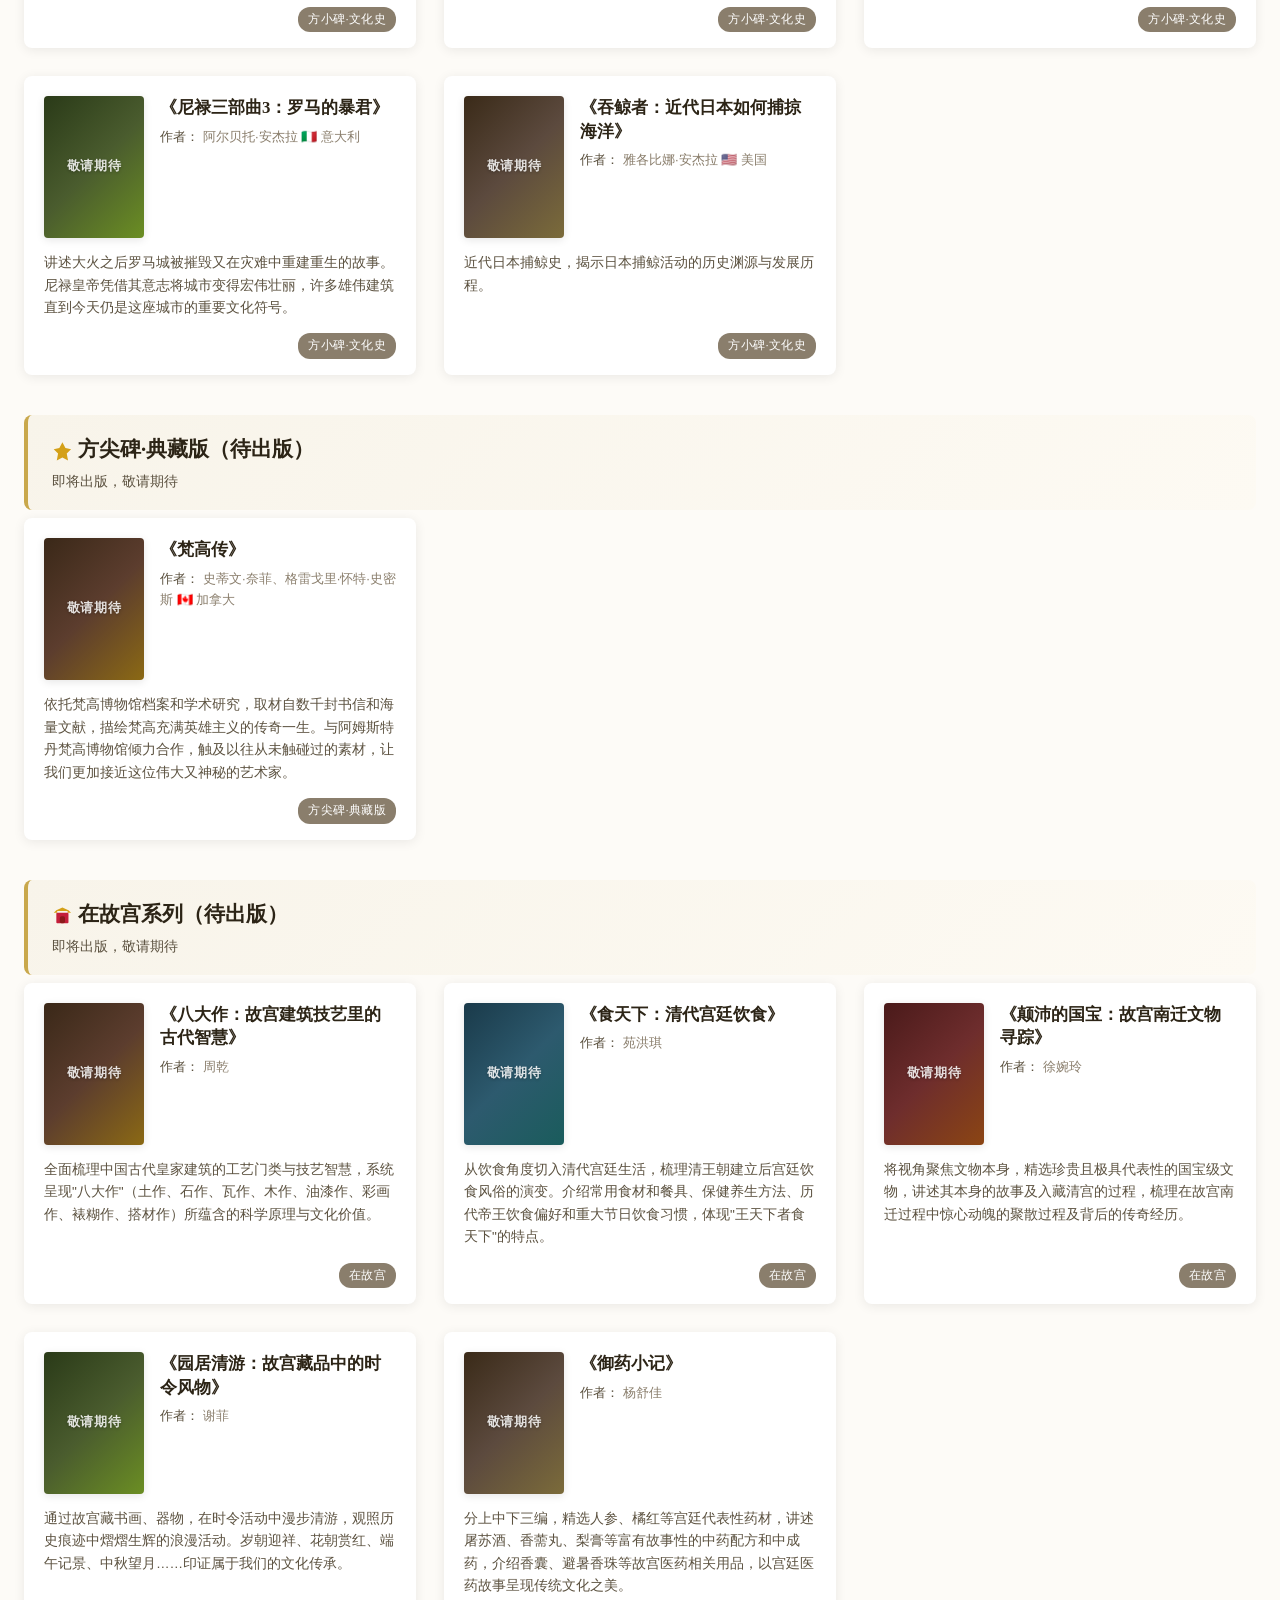
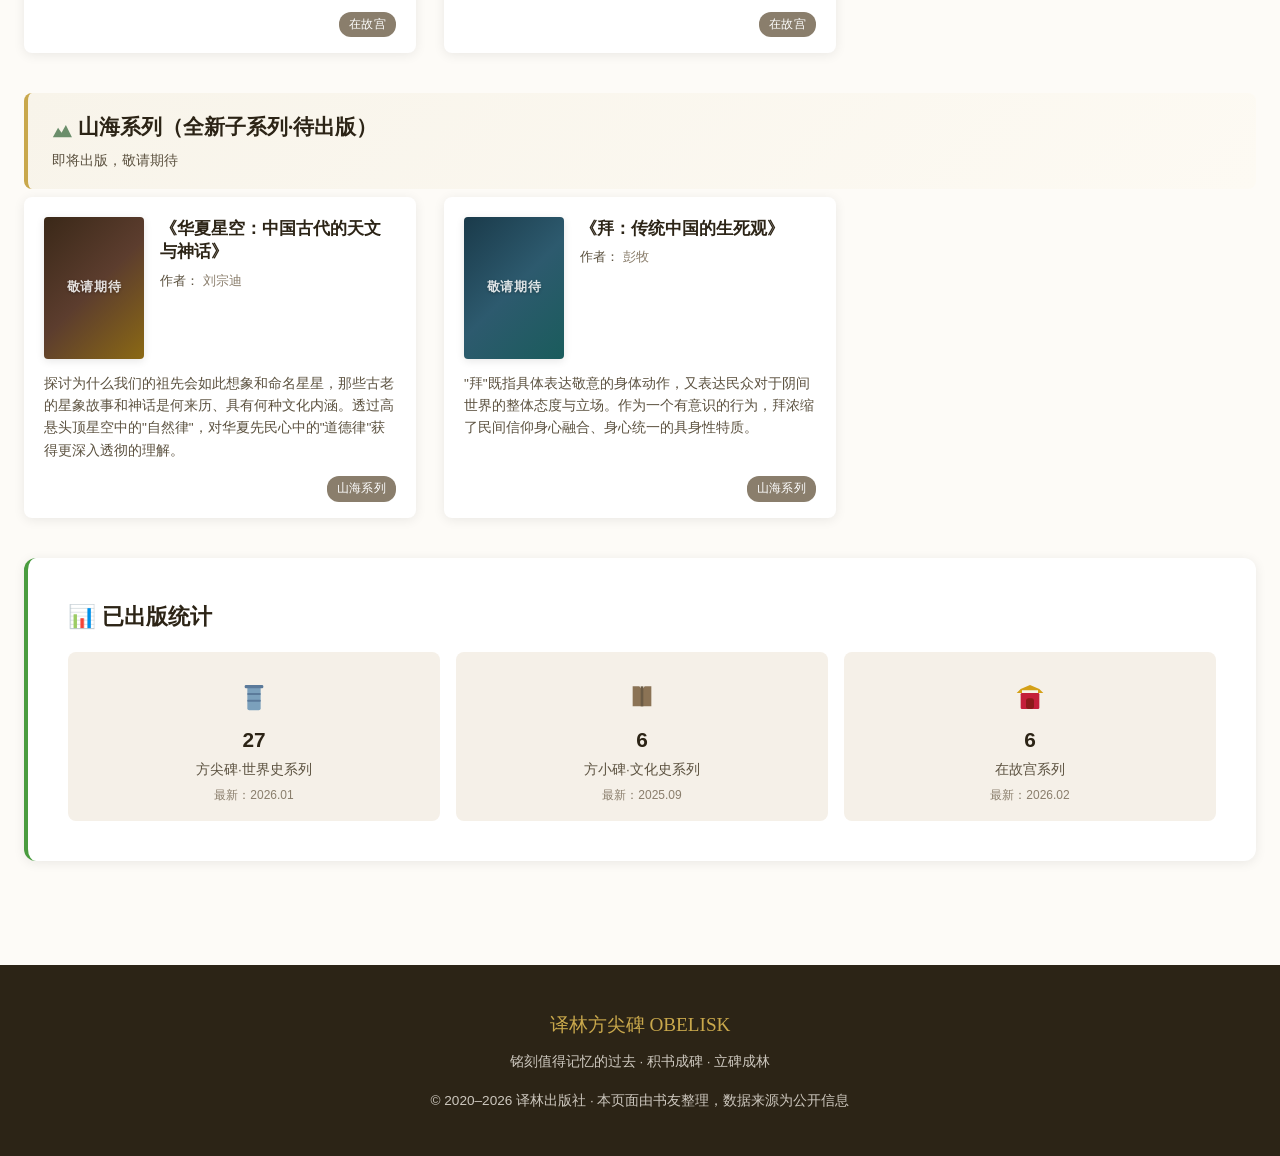
<file: plans.html>
<!DOCTYPE html>
<html lang="zh-CN">
<head>
<meta charset="UTF-8">
<meta name="viewport" content="width=device-width, initial-scale=1.0">
<meta name="description" content="译林方尖碑出版计划 — 即将推出的世界史、方小碑·文化史、在故宫、山海系列新书。">
<title>出版计划 — 译林方尖碑 OBELISK</title>
<link rel="preload" as="image" href="images/方尖碑LOGO.png">
<link rel="stylesheet" href="css/style.css">
</head>
<body>

<!-- ===== Top Navigation ===== -->
<nav class="site-nav">
  <div class="nav-inner">
    <a href="index.html" class="nav-brand"><img src="images/方尖碑LOGO.png" alt="方尖碑" class="logo-icon"> 译林方尖碑</a>
    <button class="nav-toggle" onclick="document.querySelector('.nav-links').classList.toggle('open')" aria-label="菜单">☰</button>
    <div class="nav-links">
      <a href="index.html">首页</a>
      <a href="catalog.html">书目</a>
      <a href="plans.html" class="active">出版计划</a>
    </div>
  </div>
</nav>

<!-- ===== Header ===== -->
<header class="hero" style="padding:60px 24px 48px">
  <div class="hero-content">
    <h1 style="font-size:clamp(1.6rem,3vw,2.4rem)">📋 出版计划</h1>
    <p class="tagline">未来可期 · 立碑成林</p>
  </div>
</header>

<!-- ===== Plans Content ===== -->
<section class="section" id="plansContent">
  <!-- Rendered by JS -->
</section>

<!-- ===== Footer ===== -->
<footer class="site-footer">
  <p class="brand">译林方尖碑 OBELISK</p>
  <p>铭刻值得记忆的过去 · 积书成碑 · 立碑成林</p>
  <p style="margin-top:16px">© 2020–2026 译林出版社 · 本页面由书友整理，数据来源为公开信息</p>
</footer>

<script src="js/data.js">
</script>
<script src="js/utils.js">
</script>
<script>
  const container = document.getElementById('plansContent');
  const planOrder = ['世界史', '方小碑', '典藏版', '在故宫', '山海'];

  let html = '<div class="section-divider"></div>';

  planOrder.forEach(key => {
    const plan = plans[key];
    if (!plan) return;

    html += `
      <div class="subseries-header" id="${key}">
        <h3>${plan.icon} ${plan.name}</h3>
        <p>${plan.desc || '即将出版，敬请期待'}</p>
      </div>
      <div class="book-grid" style="margin-bottom:40px">
        ${plan.items.map((item, i) => renderPlanCard(item, i, key)).join('')}
      </div>
    `;
  });

  html += `
    <div class="plan-section" style="border-left-color:var(--green);margin-top:24px">
      <h2>📊 已出版统计</h2>
      <div style="display:grid;grid-template-columns:repeat(auto-fit,minmax(200px,1fr));gap:16px;margin-top:16px" id="statsGrid"></div>
    </div>
  `;

  container.innerHTML = html;

  const counts = getSeriesCounts();
  const allSeries = getAllSeries();
  const statsGrid = document.getElementById('statsGrid');
  allSeries.forEach(s => {
    const info = getSeriesInfo(s);
    const count = counts[s] || 0;
    const sortedBooks = getBooksBySeries(s).sort((a, b) => a.id.localeCompare(b.id));
    const latest = sortedBooks[sortedBooks.length - 1];
    statsGrid.innerHTML += `
      <div style="text-align:center;padding:16px;background:var(--stone);border-radius:var(--radius)">
        <div style="font-size:2rem">${info.icon}</div>
        <div style="font-weight:700;font-size:1.3rem;color:var(--ink)">${count}</div>
        <div style="font-size:.85rem;color:var(--ink-light)">${info.name}</div>
        <div style="font-size:.75rem;color:var(--ink-lighter);margin-top:4px">最新：${latest ? latest.pubDate : '—'}</div>
      </div>
    `;
  });
initNavSearch();
initThemeToggle();
</script>

</body>
</html>
</file>
<file: css/style.css>
/* ============================================================
   译林方尖碑 OBELISK · 全局样式
   ============================================================ */

/* ----- Reset & Variables ----- */
*, *::before, *::after { box-sizing: border-box; margin: 0; padding: 0; }

:root {
  --gold: #c9a84c;
  --gold-light: #e0c878;
  --gold-dark: #8b7330;
  --stone: #f5f0e8;
  --stone-dark: #e8e0d0;
  --papyrus: #faf8f3;
  --ink: #2c2416;
  --ink-light: #5c5240;
  --ink-lighter: #8a7e6c;
  --white: #fff;
  --red: #b5343a;
  --green: #4a9c3f;
  --bg: #fdfbf7;

  --shadow: 0 2px 12px rgba(0,0,0,.08);
  --shadow-lg: 0 8px 32px rgba(0,0,0,.12);
  --shadow-xl: 0 16px 48px rgba(0,0,0,.16);

  --radius: 8px;
  --radius-sm: 4px;
  --radius-lg: 12px;

  --serif: "Noto Serif SC", "Source Han Serif SC", "Songti SC", Georgia, "Times New Roman", serif;
  --sans: "PingFang SC", "Microsoft YaHei", "Helvetica Neue", Arial, sans-serif;

  --max-width: 1280px;
}

html {
  scroll-behavior: smooth;
  font-size: 16px;
}

body {
  font-family: var(--sans);
  color: var(--ink);
  background: var(--bg);
  line-height: 1.7;
  overflow-x: hidden;
  min-height: 100vh;
  display: flex;
  flex-direction: column;
}

a {
  color: var(--gold-dark);
  text-decoration: none;
  transition: color 0.2s;
}
a:hover { color: var(--gold); }

img {
  max-width: 100%;
  height: auto;
  display: block;
}

/* ----- Top Navigation ----- */
.site-nav {
  background: rgba(44,36,22,0.95);
  backdrop-filter: blur(12px);
  -webkit-backdrop-filter: blur(12px);
  padding: 0 24px;
  position: sticky;
  top: 0;
  z-index: 100;
  border-bottom: 1px solid rgba(201,168,76,0.2);
}

.nav-inner {
  max-width: var(--max-width);
  margin: 0 auto;
  display: flex;
  align-items: center;
  justify-content: space-between;
  height: 56px;
}

.nav-brand {
  font-family: var(--serif);
  font-size: 1.1rem;
  font-weight: 700;
  color: var(--gold-light) !important;
  display: flex;
  align-items: center;
  gap: 8px;
}

.nav-links {
  display: flex;
  gap: 4px;
  align-items: center;
}

.nav-links a {
  color: var(--stone);
  padding: 8px 16px;
  border-radius: 20px;
  font-size: 0.9rem;
  font-weight: 500;
  transition: all 0.2s;
}
.nav-links a:hover,
.nav-links a.active {
  background: rgba(201,168,76,0.2);
  color: var(--gold-light);
}

/* Nav search */
.nav-search {
  position: relative;
  margin-left: 8px;
}

.nav-search input {
  width: 180px;
  padding: 6px 14px 6px 32px;
  border: 1px solid rgba(201,168,76,0.3);
  border-radius: 16px;
  background: rgba(255,255,255,0.08);
  color: var(--stone);
  font-size: 0.85rem;
  outline: none;
  transition: all 0.25s;
  font-family: var(--sans);
}
.nav-search input:focus {
  width: 240px;
  border-color: var(--gold);
  background: rgba(255,255,255,0.14);
}
.nav-search input::placeholder { color: rgba(255,255,255,0.35); }

.nav-search .search-icon {
  position: absolute;
  left: 10px;
  top: 50%;
  transform: translateY(-50%);
  font-size: 0.85rem;
  pointer-events: none;
  opacity: 0.5;
}

.search-results {
  position: absolute;
  top: 100%;
  right: 0;
  margin-top: 6px;
  width: 380px;
  max-height: 420px;
  overflow-y: auto;
  background: var(--white);
  border-radius: var(--radius);
  box-shadow: var(--shadow-xl);
  z-index: 200;
  display: none;
}
.search-results.visible { display: block; }

.search-result-item {
  display: flex;
  align-items: center;
  gap: 12px;
  padding: 10px 14px;
  cursor: pointer;
  transition: background 0.15s;
  text-decoration: none;
  color: var(--ink);
}
.search-result-item:hover,
.search-result-item.active {
  background: var(--stone);
}
.search-result-item:first-child { border-radius: var(--radius) var(--radius) 0 0; }
.search-result-item:last-child { border-radius: 0 0 var(--radius) var(--radius); }

.search-mini-cover {
  width: 32px;
  height: 44px;
  border-radius: 2px;
  object-fit: cover;
  flex-shrink: 0;
  background: var(--stone-dark);
}

.search-result-info { flex: 1; min-width: 0; }
.search-result-info .srt-title {
  font-weight: 600;
  font-size: 0.88rem;
  white-space: nowrap;
  overflow: hidden;
  text-overflow: ellipsis;
}
.search-result-info .srt-meta {
  font-size: 0.75rem;
  color: var(--ink-lighter);
  margin-top: 2px;
}
.search-result-badge {
  font-size: 0.68rem;
  padding: 2px 8px;
  border-radius: 8px;
  background: var(--stone-dark);
  color: var(--ink-light);
  flex-shrink: 0;
}
.search-no-result {
  padding: 24px;
  text-align: center;
  color: var(--ink-lighter);
  font-size: 0.85rem;
}

/* Dark mode toggle */
.theme-toggle {
  background: none;
  border: 1px solid rgba(201,168,76,0.3);
  color: var(--gold-light);
  font-size: 1rem;
  cursor: pointer;
  padding: 4px 8px;
  border-radius: 16px;
  margin-left: 4px;
  transition: all 0.2s;
  line-height: 1;
}
.theme-toggle:hover {
  background: rgba(201,168,76,0.2);
}

.nav-toggle {
  display: none;
  background: none;
  border: none;
  color: var(--stone);
  font-size: 1.5rem;
  cursor: pointer;
  padding: 4px;
}

/* ----- Hero ----- */
.hero {
  background: linear-gradient(165deg, #1a1812 0%, #2c2416 40%, #3d2e1a 100%);
  color: var(--gold-light);
  text-align: center;
  padding: 100px 24px 80px;
  position: relative;
  overflow: hidden;
}

.hero::before {
  content: "";
  position: absolute;
  inset: 0;
  background: url("data:image/svg+xml,%3Csvg width='60' height='60' viewBox='0 0 60 60' xmlns='http://www.w3.org/2000/svg'%3E%3Cpath d='M30 5 L35 25 L55 30 L35 35 L30 55 L25 35 L5 30 L25 25 Z' fill='rgba(201,168,76,0.06)'/%3E%3C/svg%3E") repeat;
  opacity: 0.5;
}

.hero-content {
  position: relative;
  z-index: 1;
  max-width: 800px;
  margin: 0 auto;
}

.hero .obelisk-icon {
  width: 120px;
  height: auto;
  margin-bottom: 16px;
  display: block;
  margin-left: auto;
  margin-right: auto;
  border-radius: var(--radius-sm);
  aspect-ratio: 1;
}

/* Nav logo icon */
.logo-icon {
  width: 24px;
  height: 24px;
  border-radius: 3px;
  flex-shrink: 0;
  vertical-align: middle;
  display: inline-block;
}

.hero h1 {
  font-family: var(--serif);
  font-size: clamp(2.2rem, 5vw, 3.6rem);
  font-weight: 900;
  letter-spacing: 0.08em;
  margin-bottom: 8px;
}

.hero h1 .accent {
  color: var(--gold);
  display: block;
  font-size: 0.4em;
  letter-spacing: 0.15em;
  font-weight: 400;
  margin-top: 4px;
}

.hero .tagline {
  font-size: 1.2rem;
  color: var(--gold-light);
  opacity: 0.85;
  margin: 16px 0 24px;
  font-family: var(--serif);
  letter-spacing: 0.05em;
}

.hero .stats {
  display: flex;
  gap: 32px;
  justify-content: center;
  flex-wrap: wrap;
  margin-top: 32px;
}

.hero .stat {
  text-align: center;
}

.hero .stat-num {
  font-size: 2rem;
  font-weight: 700;
  color: var(--gold);
}

.hero .stat-label {
  font-size: 0.85rem;
  color: var(--gold-light);
  opacity: 0.7;
}

/* ----- Section Common ----- */
.section {
  padding: 64px 24px;
  max-width: var(--max-width);
  margin: 0 auto;
}

.section-sm { padding: 40px 24px; }

.section-title {
  font-family: var(--serif);
  font-size: 2rem;
  font-weight: 700;
  text-align: center;
  margin-bottom: 12px;
  color: var(--ink);
}

.section-subtitle {
  text-align: center;
  color: var(--ink-light);
  margin-bottom: 40px;
  font-size: 0.95rem;
}

.section-divider {
  width: 60px;
  height: 3px;
  background: var(--gold);
  margin: 0 auto 40px;
  border-radius: 2px;
}

/* ----- Brand Intro ----- */
.brand-intro {
  background: var(--white);
  border-radius: var(--radius);
  padding: 40px;
  margin-bottom: 40px;
  box-shadow: var(--shadow);
  border-left: 4px solid var(--gold);
  max-width: 1000px;
  margin-left: auto;
  margin-right: auto;
}

.brand-intro h2 {
  font-family: var(--serif);
  font-size: 1.5rem;
  margin-bottom: 16px;
  color: var(--ink);
}

.brand-intro p {
  color: var(--ink-light);
  line-height: 1.9;
  margin-bottom: 12px;
}

.brand-intro .highlight {
  color: var(--gold-dark);
  font-weight: 600;
}

/* ----- Series Nav Cards ----- */
.series-nav-grid {
  display: grid;
  grid-template-columns: repeat(auto-fit, minmax(260px, 1fr));
  gap: 24px;
  margin-bottom: 40px;
}

.series-nav-card {
  background: var(--white);
  border-radius: var(--radius-lg);
  padding: 32px 24px;
  box-shadow: var(--shadow);
  text-align: center;
  transition: transform 0.25s, box-shadow 0.25s;
  display: block;
  color: var(--ink) !important;
  border-top: 3px solid transparent;
}

.series-nav-card:hover {
  transform: translateY(-4px);
  box-shadow: var(--shadow-lg);
  border-top-color: var(--gold);
}

.series-nav-card .icon {
  font-size: 2.5rem;
  margin-bottom: 12px;
  display: block;
}

.series-nav-card h3 {
  font-family: var(--serif);
  font-size: 1.15rem;
  margin-bottom: 8px;
}

.series-nav-card p {
  font-size: 0.88rem;
  color: var(--ink-light);
  line-height: 1.5;
}

.series-nav-card .count {
  display: inline-block;
  margin-top: 12px;
  background: var(--stone);
  padding: 4px 14px;
  border-radius: 12px;
  font-size: 0.8rem;
  color: var(--ink-light);
  font-weight: 500;
}

/* ----- Search ----- */
.search-box {
  max-width: 500px;
  margin: 0 auto 32px;
  position: relative;
}

.search-box input {
  width: 100%;
  padding: 12px 20px 12px 44px;
  border: 2px solid var(--stone-dark);
  border-radius: 28px;
  font-size: 0.95rem;
  background: var(--white);
  color: var(--ink);
  outline: none;
  transition: border-color 0.2s;
  font-family: var(--sans);
}

.search-box input:focus {
  border-color: var(--gold);
}

.search-box .search-icon {
  position: absolute;
  left: 16px;
  top: 50%;
  transform: translateY(-50%);
  color: var(--ink-lighter);
  font-size: 1.1rem;
}

/* ----- Filter Bar ----- */
.filter-bar {
  display: flex;
  gap: 8px;
  justify-content: center;
  flex-wrap: wrap;
  margin-bottom: 40px;
}

.filter-btn {
  padding: 10px 22px;
  border: 1.5px solid var(--stone-dark);
  background: var(--white);
  border-radius: 24px;
  cursor: pointer;
  font-size: 0.9rem;
  color: var(--ink-light);
  transition: all 0.25s;
  font-family: var(--sans);
}

.filter-btn:hover,
.filter-btn.active {
  background: var(--ink);
  color: var(--gold-light);
  border-color: var(--ink);
}

/* ----- Book Grid ----- */
.book-grid {
  display: grid;
  grid-template-columns: repeat(auto-fill, minmax(340px, 1fr));
  gap: 28px;
}

.book-card {
  background: var(--white);
  border-radius: var(--radius);
  overflow: hidden;
  box-shadow: var(--shadow);
  transition: transform 0.25s, box-shadow 0.25s;
  display: flex;
  flex-direction: column;
  position: relative;
}

.book-card:hover {
  transform: translateY(-4px);
  box-shadow: var(--shadow-lg);
}

.book-card .card-top {
  display: flex;
  padding: 20px 20px 0;
  gap: 16px;
}

.book-cover-link {
  width: 100px;
  min-width: 100px;
  height: 142px;
  border-radius: var(--radius-sm);
  overflow: hidden;
  display: block;
  box-shadow: 0 2px 8px rgba(0,0,0,.1);
  background: var(--stone);
}

.book-cover-img {
  width: 100%;
  height: 100%;
  object-fit: cover;
  transition: transform 0.3s;
}

.book-cover-link:hover .book-cover-img {
  transform: scale(1.05);
}

.book-cover-link.no-image::after {
  content: attr(data-title);
  display: flex;
  align-items: center;
  justify-content: center;
  width: 100%;
  height: 100%;
  font-family: var(--serif);
  font-size: 0.7rem;
  color: var(--ink-light);
  text-align: center;
  padding: 8px;
  background: var(--stone-dark);
}

.book-info {
  flex: 1;
  min-width: 0;
}

.book-info h3 {
  font-family: var(--serif);
  font-size: 1.05rem;
  font-weight: 700;
  line-height: 1.4;
  margin-bottom: 6px;
  color: var(--ink);
}

.book-info h3 a {
  color: var(--ink);
}
.book-info h3 a:hover {
  color: var(--gold-dark);
}

.book-meta {
  font-size: 0.82rem;
  color: var(--ink-lighter);
  line-height: 1.6;
}

.book-meta span {
  display: inline-block;
  margin-right: 4px;
}

.book-meta .label {
  color: var(--ink-light);
  font-weight: 500;
}

.book-rating {
  display: inline-flex;
  align-items: center;
  gap: 4px;
  font-weight: 700;
  color: var(--gold-dark);
}

.book-number {
  font-size: 0.72rem;
  color: var(--ink-lighter);
  font-weight: 500;
  margin-bottom: 2px;
}

.book-desc {
  font-size: 0.85rem;
  color: var(--ink-light);
  line-height: 1.65;
  padding: 14px 20px;
  flex: 1;
}

.book-links {
  display: flex;
  gap: 8px;
  padding: 0 20px 16px;
}

.book-link {
  display: inline-flex;
  align-items: center;
  gap: 5px;
  padding: 6px 14px;
  border-radius: 20px;
  font-size: 0.8rem;
  font-weight: 600;
  transition: all 0.2s;
  border: 1.5px solid;
}

.book-link.douban {
  border-color: #4a9c3f;
  color: #4a9c3f;
  background: #f0f8ee;
}
.book-link.douban:hover { background: #4a9c3f; color: #fff; }

.book-link.jd {
  border-color: #c91623;
  color: #c91623;
  background: #fef0f2;
}
.book-link.jd:hover { background: #c91623; color: #fff; }

.book-badge {
  position: absolute;
  top: 12px;
  right: 12px;
  background: var(--gold);
  color: #fff;
  font-size: 0.72rem;
  padding: 3px 10px;
  border-radius: 12px;
  font-weight: 600;
  letter-spacing: 0.03em;
  z-index: 2;
}

/* ----- Sub-series Header ----- */
.subseries-header {
  grid-column: 1 / -1;
  margin: 32px 0 8px;
  padding: 16px 24px;
  background: linear-gradient(135deg, #f8f4ea, #fdfaf3);
  border-left: 4px solid var(--gold);
  border-radius: var(--radius);
}

.subseries-header h3 {
  font-family: var(--serif);
  font-size: 1.3rem;
  font-weight: 700;
  color: var(--ink);
}

.subseries-header p {
  font-size: 0.88rem;
  color: var(--ink-light);
  margin-top: 4px;
}

/* ----- Year Divider ----- */
.year-divider {
  grid-column: 1 / -1;
  font-family: var(--serif);
  font-size: 1.1rem;
  font-weight: 700;
  color: var(--gold-dark);
  margin: 16px 0 4px;
  padding-left: 8px;
  border-bottom: 1px solid var(--stone-dark);
  padding-bottom: 4px;
}

/* ================================================================
   DETAIL PAGE
   ================================================================ */

.detail-page {
  flex: 1;
}

.detail-back {
  display: inline-flex;
  align-items: center;
  gap: 6px;
  color: var(--ink-light);
  font-size: 0.9rem;
  margin-bottom: 32px;
  transition: color 0.2s;
}
.detail-back:hover { color: var(--gold-dark); }

.detail-main {
  display: grid;
  grid-template-columns: 280px 1fr;
  gap: 48px;
  align-items: start;
}

.detail-cover {
  position: sticky;
  top: 80px;
}

.detail-cover img {
  width: 100%;
  border-radius: var(--radius);
  box-shadow: var(--shadow-lg);
}

.detail-cover .no-cover {
  width: 100%;
  aspect-ratio: 140/200;
  background: var(--stone-dark);
  border-radius: var(--radius);
  display: flex;
  align-items: center;
  justify-content: center;
  font-family: var(--serif);
  color: var(--ink-light);
  text-align: center;
  padding: 20px;
}

.detail-info h1 {
  font-family: var(--serif);
  font-size: 1.8rem;
  font-weight: 800;
  line-height: 1.35;
  margin-bottom: 8px;
  color: var(--ink);
}

.detail-info .subtitle {
  font-size: 0.9rem;
  color: var(--ink-lighter);
  margin-bottom: 24px;
}

.detail-meta {
  display: grid;
  grid-template-columns: 1fr 1fr;
  gap: 12px;
  margin-bottom: 28px;
  padding: 24px;
  background: var(--stone);
  border-radius: var(--radius);
}

.detail-meta .meta-item {
  display: flex;
  flex-direction: column;
}

.detail-meta .meta-label {
  font-size: 0.78rem;
  color: var(--ink-lighter);
  text-transform: uppercase;
  letter-spacing: 0.05em;
  margin-bottom: 4px;
}

.detail-meta .meta-value {
  font-size: 0.95rem;
  font-weight: 600;
  color: var(--ink);
}

.detail-desc {
  font-size: 0.95rem;
  line-height: 1.85;
  color: var(--ink-light);
  margin-bottom: 28px;
}

.detail-actions {
  display: flex;
  gap: 12px;
  flex-wrap: wrap;
  margin-bottom: 40px;
}

.detail-actions .btn {
  display: inline-flex;
  align-items: center;
  gap: 8px;
  padding: 12px 28px;
  border-radius: 28px;
  font-size: 0.95rem;
  font-weight: 600;
  transition: all 0.2s;
  border: 2px solid;
  font-family: var(--sans);
  cursor: pointer;
}

.btn-douban {
  background: #4a9c3f;
  color: #fff;
  border-color: #4a9c3f;
}
.btn-douban:hover { background: #3d8434; color: #fff; }

.btn-jd {
  background: #c91623;
  color: #fff;
  border-color: #c91623;
}
.btn-jd:hover { background: #b0121d; color: #fff; }

.btn-outline {
  background: transparent;
  color: var(--ink-light);
  border-color: var(--stone-dark);
}
.btn-outline:hover { background: var(--stone); color: var(--ink); }

/* Related Books */
.related-books {
  margin-top: 48px;
  padding-top: 40px;
  border-top: 1px solid var(--stone-dark);
}

.related-books h3 {
  font-family: var(--serif);
  font-size: 1.3rem;
  margin-bottom: 20px;
}

.related-grid {
  display: grid;
  grid-template-columns: repeat(auto-fill, minmax(240px, 1fr));
  gap: 20px;
}

.related-card {
  background: var(--white);
  border-radius: var(--radius);
  padding: 16px;
  box-shadow: var(--shadow);
  transition: transform 0.2s;
  display: block;
  color: var(--ink) !important;
}

.related-card:hover {
  transform: translateY(-2px);
  box-shadow: var(--shadow-lg);
}

.related-card .mini-cover {
  width: 60px;
  height: 84px;
  border-radius: var(--radius-sm);
  overflow: hidden;
  float: left;
  margin-right: 12px;
  background: var(--stone);
}

.related-card .mini-cover img {
  width: 100%;
  height: 100%;
  object-fit: cover;
}

.related-card h4 {
  font-family: var(--serif);
  font-size: 0.9rem;
  line-height: 1.35;
  margin-bottom: 4px;
}

.related-card .meta {
  font-size: 0.78rem;
  color: var(--ink-lighter);
}

/* Plan card badge at bottom-right */
.plan-badge-row {
  padding: 0 20px 16px;
  display: flex;
  justify-content: flex-end;
}

.plan-badge-tag {
  display: inline-block;
  background: var(--ink-lighter);
  color: #fff;
  font-size: 0.72rem;
  padding: 3px 10px;
  border-radius: 12px;
  font-weight: 500;
  letter-spacing: 0.03em;
}

/* ===== Plan cover gradients ===== */
.plan-cover {
  display: flex;
  align-items: center;
  justify-content: center;
  position: relative;
  width: 100%;
  height: 100%;
}

.plan-cover span {
  font-family: var(--serif);
  font-size: 0.8rem;
  font-weight: 700;
  color: rgba(255,255,255,0.85);
  text-align: center;
  padding: 8px;
  text-shadow: 0 1px 3px rgba(0,0,0,0.3);
  letter-spacing: 0.05em;
}

.cover-grad-1 { background: linear-gradient(135deg, #3a2818, #5c3d2e, #8b6914); }
.cover-grad-2 { background: linear-gradient(135deg, #1a3a4a, #2d5a6e, #1a5c5c); }
.cover-grad-3 { background: linear-gradient(135deg, #4a1a1a, #6e2d2d, #8b4513); }
.cover-grad-4 { background: linear-gradient(135deg, #2a3a18, #4a5c2e, #6b8e23); }
.cover-grad-5 { background: linear-gradient(135deg, #3a2a18, #5c4a3e, #7b6b3a); }
.cover-grad-6 { background: linear-gradient(135deg, #1a2a3a, #2e3d5c, #4a5a7a); }
.cover-grad-7 { background: linear-gradient(135deg, #3a1a2a, #5c2e4a, #7a4a6a); }
.cover-grad-8 { background: linear-gradient(135deg, #1a3a2a, #2e5c4a, #3a7a5a); }

/* ================================================================
   PLANS PAGE
   ================================================================ */

.plan-section {
  background: var(--white);
  border-radius: var(--radius-lg);
  padding: 40px;
  margin-bottom: 40px;
  box-shadow: var(--shadow);
  border-left: 4px solid var(--gold);
}

.plan-section h2 {
  font-family: var(--serif);
  font-size: 1.4rem;
  margin-bottom: 8px;
  color: var(--ink);
}

.plan-section .plan-subtitle {
  font-size: 0.88rem;
  color: var(--ink-light);
  margin-bottom: 24px;
  line-height: 1.5;
}

.plan-table {
  width: 100%;
  border-collapse: collapse;
  font-size: 0.9rem;
}

.plan-table th {
  background: var(--ink);
  color: var(--gold-light);
  padding: 10px 14px;
  text-align: left;
  font-weight: 600;
  white-space: nowrap;
}

.plan-table th:first-child { border-radius: var(--radius-sm) 0 0 0; }
.plan-table th:last-child { border-radius: 0 var(--radius-sm) 0 0; }

.plan-table td {
  padding: 12px 14px;
  border-bottom: 1px solid var(--stone-dark);
  vertical-align: top;
}

.plan-table tr:hover td {
  background: rgba(201,168,76,.05);
}

.plan-table .desc-col {
  max-width: 480px;
  font-size: 0.84rem;
  color: var(--ink-light);
  line-height: 1.6;
}

.plan-table .title-col {
  font-weight: 600;
  white-space: nowrap;
}

/* ----- Official Links (horizontal row) ----- */
.links-row {
  display: flex;
  gap: 12px;
  justify-content: center;
  flex-wrap: wrap;
  align-items: center;
}

.link-chip {
  display: inline-flex;
  align-items: center;
  gap: 6px;
  padding: 10px 20px;
  background: var(--white);
  border: 1.5px solid var(--stone-dark);
  border-radius: 24px;
  font-size: 0.9rem;
  font-weight: 500;
  color: var(--ink-light);
  transition: all 0.2s;
  text-decoration: none;
  white-space: nowrap;
}

.link-chip:hover {
  background: var(--ink);
  color: var(--gold-light);
  border-color: var(--ink);
  transform: translateY(-2px);
  box-shadow: var(--shadow);
}

.link-chip .icon {
  font-size: 1rem;
}

.link-chip-text {
  background: transparent;
  border-style: dashed;
  cursor: default;
}
.link-chip-text:hover {
  background: transparent;
  color: var(--ink-light);
  border-color: var(--stone-dark);
  transform: none;
  box-shadow: none;
}

/* ----- Footer ----- */
.site-footer {
  background: var(--ink);
  color: var(--stone);
  text-align: center;
  padding: 40px 24px;
  margin-top: auto;
}

.site-footer p {
  margin: 4px 0;
  font-size: 0.85rem;
  opacity: 0.8;
}

.site-footer .brand {
  font-family: var(--serif);
  font-size: 1.2rem;
  color: var(--gold);
  margin-bottom: 8px;
  opacity: 1;
}

/* ----- No Results ----- */
.no-results {
  grid-column: 1 / -1;
  text-align: center;
  padding: 60px 20px;
  color: var(--ink-lighter);
}

.no-results .icon {
  font-size: 3rem;
  margin-bottom: 16px;
}

.no-results h3 {
  font-family: var(--serif);
  font-size: 1.2rem;
  margin-bottom: 8px;
  color: var(--ink-light);
}

/* ----- Loading / Error ----- */
.error-state {
  text-align: center;
  padding: 80px 20px;
  color: var(--ink-light);
}

.error-state .icon {
  font-size: 3rem;
  margin-bottom: 16px;
}

.error-state h2 {
  font-family: var(--serif);
  margin-bottom: 12px;
}

/* ================================================================
   RESPONSIVE
   ================================================================ */

@media (max-width: 768px) {
  .hero { padding: 64px 20px 48px; }
  .hero .stats { gap: 20px; }
  .hero .stat-num { font-size: 1.5rem; }

  .book-grid {
    grid-template-columns: 1fr;
  }

  .section { padding: 40px 16px; }

  .detail-main {
    grid-template-columns: 1fr;
  }

  .detail-cover {
    position: static;
    max-width: 200px;
    margin: 0 auto;
  }

  .detail-meta {
    grid-template-columns: 1fr;
  }

  .nav-links {
    display: none;
    position: absolute;
    top: 56px;
    left: 0;
    right: 0;
    background: rgba(44,36,22,0.98);
    flex-direction: column;
    padding: 16px;
    gap: 0;
    border-bottom: 1px solid rgba(201,168,76,0.2);
  }

  .nav-links.open {
    display: flex;
  }

  .nav-links a {
    padding: 12px 16px;
    border-radius: 8px;
  }

  .nav-toggle {
    display: block;
  }

  .plan-section { padding: 24px; }
  .plan-table { font-size: 0.8rem; }
  .plan-table th, .plan-table td { padding: 8px 10px; }
}

@media (max-width: 480px) {
  .hero h1 { font-size: 1.8rem; }
  .hero .obelisk-icon { font-size: 3rem; }
  .hero .stats { gap: 12px; }
  .hero .stat-num { font-size: 1.2rem; }

  .filter-btn { padding: 8px 16px; font-size: 0.8rem; }

  .detail-actions { flex-direction: column; }
  .detail-actions .btn { text-align: center; justify-content: center; }

  .nav-search input { width: 120px; }
  .nav-search input:focus { width: 160px; }
  .search-results { width: 100vw; left: -16px; right: -16px; border-radius: 0; }
}

/* ================================================================
   DARK MODE
   ================================================================ */

[data-theme="dark"] {
  --gold: #c9a84c;
  --gold-light: #d4b85c;
  --gold-dark: #a08030;
  --stone: #2a2520;
  --stone-dark: #3d3630;
  --papyrus: #1e1b18;
  --ink: #e0d8c8;
  --ink-light: #b8b0a0;
  --ink-lighter: #807868;
  --white: #232018;
  --red: #c04040;
  --bg: #1a1812;
  --shadow: 0 2px 12px rgba(0,0,0,.4);
  --shadow-lg: 0 8px 32px rgba(0,0,0,.5);
  --shadow-xl: 0 16px 48px rgba(0,0,0,.6);
}

[data-theme="dark"] .site-nav {
  background: rgba(20,18,14,0.96);
  border-bottom-color: rgba(201,168,76,0.15);
}

[data-theme="dark"] .hero {
  background: linear-gradient(165deg, #100e0a 0%, #1a1812 40%, #252018 100%);
}

[data-theme="dark"] .hero::before { opacity: 0.25; }

[data-theme="dark"] .book-card,
[data-theme="dark"] .link-chip,
[data-theme="dark"] .series-nav-card,
[data-theme="dark"] .related-card,
[data-theme="dark"] .plan-section,
[data-theme="dark"] .brand-intro,
[data-theme="dark"] .search-results { background: var(--white); }

[data-theme="dark"] .subseries-header {
  background: linear-gradient(135deg, #1e1c16, #221f18);
}

[data-theme="dark"] .link-chip-text:hover {
  background: transparent;
}

[data-theme="dark"] .book-link.douban { background: rgba(74,156,63,0.2); }
[data-theme="dark"] .book-link.jd { background: rgba(201,22,35,0.2); }

[data-theme="dark"] .search-results {
  background: #2a2520;
  border: 1px solid var(--stone-dark);
}

/* Nav stays light-on-dark in both themes */
[data-theme="dark"] .site-nav {
  background: rgba(16,14,10,0.97);
}
[data-theme="dark"] .nav-links a { color: #e0d8c8; }
[data-theme="dark"] .nav-links a:hover,
[data-theme="dark"] .nav-links a.active {
  background: rgba(201,168,76,0.25);
  color: var(--gold-light);
}
[data-theme="dark"] .nav-brand { color: var(--gold-light) !important; }
[data-theme="dark"] .nav-links.open { background: rgba(16,14,10,0.99); }
[data-theme="dark"] .nav-search input {
  background: rgba(255,255,255,0.06);
  color: #e0d8c8;
  border-color: rgba(201,168,76,0.2);
}
[data-theme="dark"] .nav-search input:focus {
  background: rgba(255,255,255,0.12);
  border-color: var(--gold);
}
[data-theme="dark"] .nav-search input::placeholder { color: rgba(255,255,255,0.25); }

/* Footer also stays light-on-dark */
[data-theme="dark"] .site-footer { background: #100e0a; color: #c0b8a8; }

/* Filter buttons */
[data-theme="dark"] .filter-btn { background: var(--white); border-color: var(--stone-dark); }
[data-theme="dark"] .filter-btn:hover,
[data-theme="dark"] .filter-btn.active { background: var(--ink); color: var(--gold-light); }

/* Detail meta */
[data-theme="dark"] .detail-meta { background: var(--stone); }

/* Plan section stats */
[data-theme="dark"] .plan-section table th { background: #3d3630; }

/* Book card links */
[data-theme="dark"] .book-info h3 a { color: var(--ink); }
[data-theme="dark"] .book-info h3 a:hover { color: var(--gold); }
</file>
